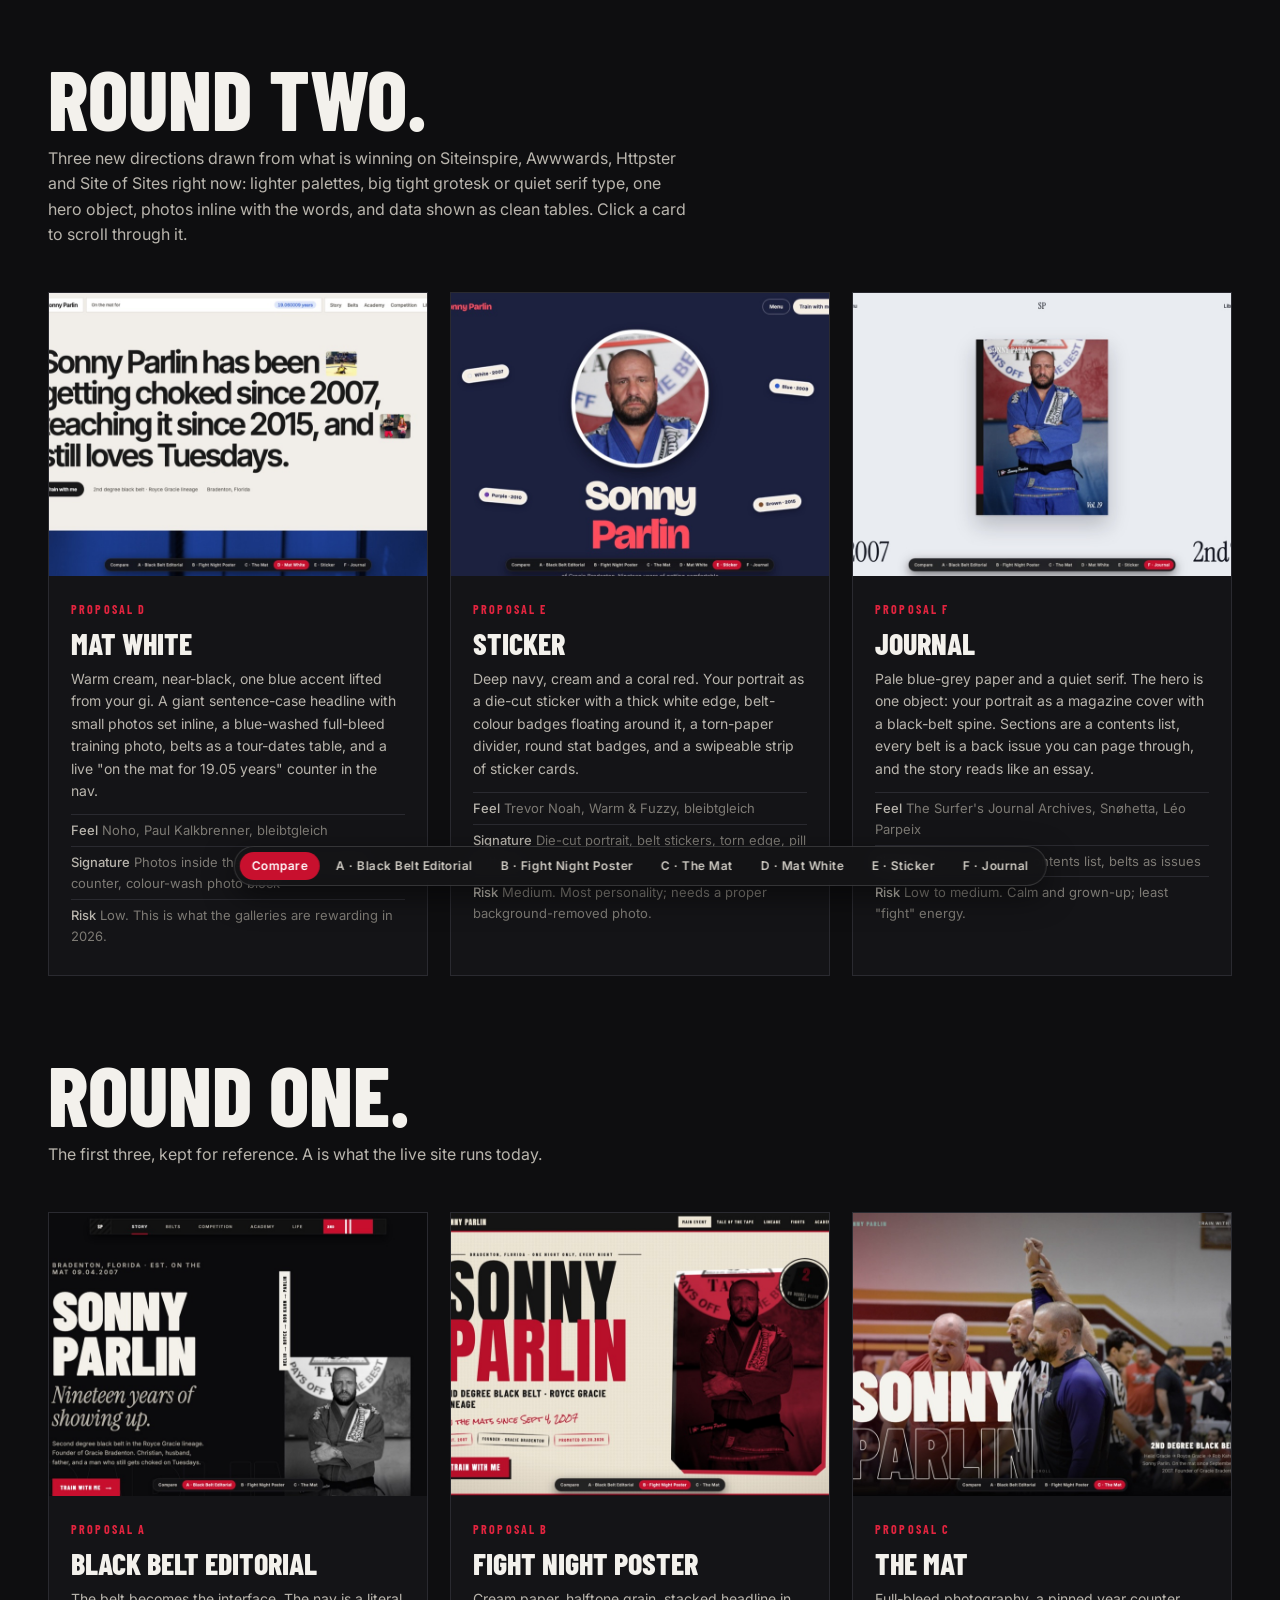
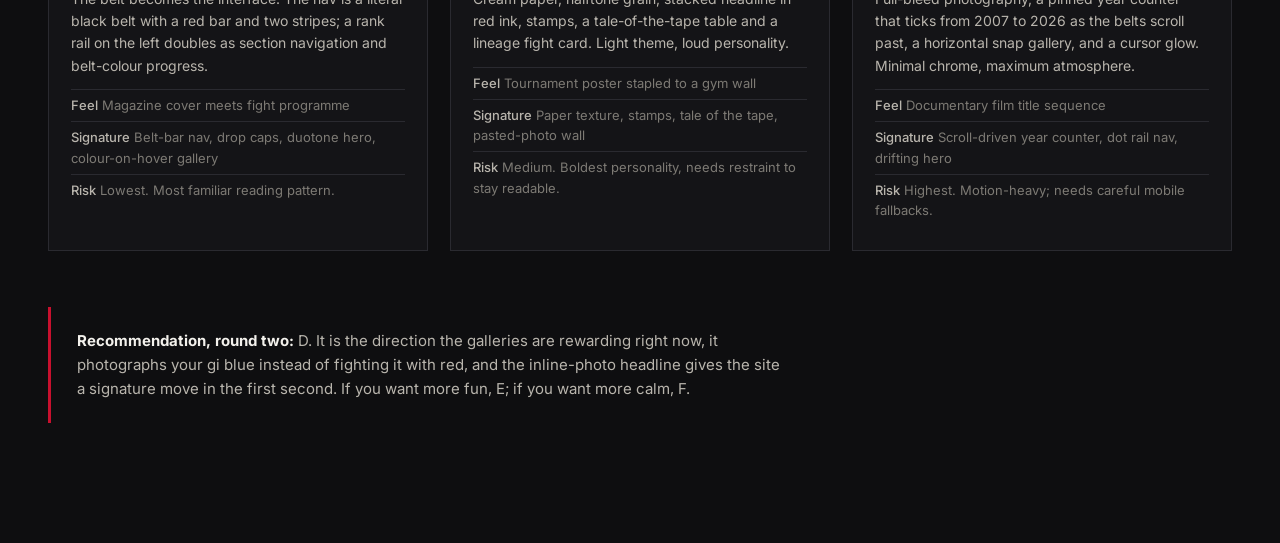
<file: proposals/index.html>
<!DOCTYPE html>
<html lang="en">
<head>
<meta charset="UTF-8">
<meta name="viewport" content="width=device-width, initial-scale=1.0">
<title>Design proposals · Sonny Parlin</title>
<link href="https://fonts.googleapis.com/css2?family=Barlow+Condensed:wght@700;800&family=Inter:wght@400;500;600&display=swap" rel="stylesheet">
<style>
:root{--bg:#0e0e10;--ink:#f3f1ec;--ink2:#b9b5ad;--ink3:#7d7a74;--line:#2a2a30;--red:#c8102e;--red2:#e3243f}
*{box-sizing:border-box}
body{margin:0;background:var(--bg);color:var(--ink);font:16px/1.6 Inter,system-ui,sans-serif;padding:60px clamp(16px,4vw,48px) 120px}
h1{font:800 clamp(44px,7vw,84px)/.9 "Barlow Condensed",sans-serif;text-transform:uppercase;margin:0 0 10px}
.lede{color:var(--ink2);max-width:640px;margin:0 0 44px}
.cards{display:grid;grid-template-columns:repeat(3,1fr);gap:22px;max-width:1300px}
.card{border:1px solid var(--line);background:#141417;display:flex;flex-direction:column;text-decoration:none;color:inherit;transition:transform .2s,border-color .2s}
.card:hover{transform:translateY(-4px);border-color:var(--red)}
.card .pv{aspect-ratio:4/3;overflow:hidden;position:relative;background:#000}
.card .pv img{width:100%;height:100%;object-fit:cover;object-position:top;display:block}
.card .body{padding:20px 22px 24px}
.card .tag{font:700 12px "Barlow Condensed",sans-serif;letter-spacing:.18em;text-transform:uppercase;color:var(--red2)}
.card h2{font:800 30px/1 "Barlow Condensed",sans-serif;text-transform:uppercase;margin:6px 0 10px}
.card p{color:var(--ink2);font-size:14px;margin:0 0 12px}
.card ul{margin:0;padding:0;list-style:none;font-size:13px;color:var(--ink3)}
.card li{padding:5px 0;border-top:1px solid var(--line)}
.card li b{color:var(--ink2);font-weight:500}
@media(max-width:900px){.cards{grid-template-columns:1fr}}
.note{max-width:760px;margin:56px 0 0;padding:22px 26px;border-left:3px solid var(--red);color:var(--ink2);font-size:15px}
.note b{color:var(--ink)}
</style>
</head>
<body>
<h1>Round two.</h1>
<p class="lede">Three new directions drawn from what is winning on Siteinspire, Awwwards, Httpster and Site of Sites right now: lighter palettes, big tight grotesk or quiet serif type, one hero object, photos inline with the words, and data shown as clean tables. Click a card to scroll through it.</p>

<div class="cards">
  <a class="card" href="d-matwhite.html">
    <div class="pv"><img src="preview/d-matwhite.jpg" alt="Preview of proposal D"></div>
    <div class="body">
      <span class="tag">Proposal D</span>
      <h2>Mat White</h2>
      <p>Warm cream, near-black, one blue accent lifted from your gi. A giant sentence-case headline with small photos set inline, a blue-washed full-bleed training photo, belts as a tour-dates table, and a live "on the mat for 19.05 years" counter in the nav.</p>
      <ul>
        <li><b>Feel</b> Noho, Paul Kalkbrenner, bleibtgleich</li>
        <li><b>Signature</b> Photos inside the headline, live years counter, colour-wash photo block</li>
        <li><b>Risk</b> Low. This is what the galleries are rewarding in 2026.</li>
      </ul>
    </div>
  </a>
  <a class="card" href="e-sticker.html">
    <div class="pv"><img src="preview/e-sticker.jpg" alt="Preview of proposal E"></div>
    <div class="body">
      <span class="tag">Proposal E</span>
      <h2>Sticker</h2>
      <p>Deep navy, cream and a coral red. Your portrait as a die-cut sticker with a thick white edge, belt-colour badges floating around it, a torn-paper divider, round stat badges, and a swipeable strip of sticker cards.</p>
      <ul>
        <li><b>Feel</b> Trevor Noah, Warm &amp; Fuzzy, bleibtgleich</li>
        <li><b>Signature</b> Die-cut portrait, belt stickers, torn edge, pill buttons</li>
        <li><b>Risk</b> Medium. Most personality; needs a proper background-removed photo.</li>
      </ul>
    </div>
  </a>
  <a class="card" href="f-journal.html">
    <div class="pv"><img src="preview/f-journal.jpg" alt="Preview of proposal F"></div>
    <div class="body">
      <span class="tag">Proposal F</span>
      <h2>Journal</h2>
      <p>Pale blue-grey paper and a quiet serif. The hero is one object: your portrait as a magazine cover with a black-belt spine. Sections are a contents list, every belt is a back issue you can page through, and the story reads like an essay.</p>
      <ul>
        <li><b>Feel</b> The Surfer's Journal Archives, Snøhetta, Léo Parpeix</li>
        <li><b>Signature</b> Cover object, contents list, belts as issues</li>
        <li><b>Risk</b> Low to medium. Calm and grown-up; least "fight" energy.</li>
      </ul>
    </div>
  </a>
</div>

<h1 style="margin-top:80px">Round one.</h1>
<p class="lede">The first three, kept for reference. A is what the live site runs today.</p>

<div class="cards">
  <a class="card" href="a-editorial.html">
    <div class="pv"><img src="preview/a-editorial.jpg" alt="Preview of proposal"></div>
    <div class="body">
      <span class="tag">Proposal A</span>
      <h2>Black Belt Editorial</h2>
      <p>The belt becomes the interface. The nav is a literal black belt with a red bar and two stripes; a rank rail on the left doubles as section navigation and belt-colour progress.</p>
      <ul>
        <li><b>Feel</b> Magazine cover meets fight programme</li>
        <li><b>Signature</b> Belt-bar nav, drop caps, duotone hero, colour-on-hover gallery</li>
        <li><b>Risk</b> Lowest. Most familiar reading pattern.</li>
      </ul>
    </div>
  </a>
  <a class="card" href="b-poster.html">
    <div class="pv"><img src="preview/b-poster.jpg" alt="Preview of proposal"></div>
    <div class="body">
      <span class="tag">Proposal B</span>
      <h2>Fight Night Poster</h2>
      <p>Cream paper, halftone grain, stacked headline in red ink, stamps, a tale-of-the-tape table and a lineage fight card. Light theme, loud personality.</p>
      <ul>
        <li><b>Feel</b> Tournament poster stapled to a gym wall</li>
        <li><b>Signature</b> Paper texture, stamps, tale of the tape, pasted-photo wall</li>
        <li><b>Risk</b> Medium. Boldest personality, needs restraint to stay readable.</li>
      </ul>
    </div>
  </a>
  <a class="card" href="c-cinematic.html">
    <div class="pv"><img src="preview/c-cinematic.jpg" alt="Preview of proposal"></div>
    <div class="body">
      <span class="tag">Proposal C</span>
      <h2>The Mat</h2>
      <p>Full-bleed photography, a pinned year counter that ticks from 2007 to 2026 as the belts scroll past, a horizontal snap gallery, and a cursor glow. Minimal chrome, maximum atmosphere.</p>
      <ul>
        <li><b>Feel</b> Documentary film title sequence</li>
        <li><b>Signature</b> Scroll-driven year counter, dot rail nav, drifting hero</li>
        <li><b>Risk</b> Highest. Motion-heavy; needs careful mobile fallbacks.</li>
      </ul>
    </div>
  </a>
</div>

<p class="note"><b>Recommendation, round two:</b> D. It is the direction the galleries are rewarding right now, it photographs your gi blue instead of fighting it with red, and the inline-photo headline gives the site a signature move in the first second. If you want more fun, E; if you want more calm, F.</p>
<script src="_switcher.js"></script>
</body>
</html>
</file>
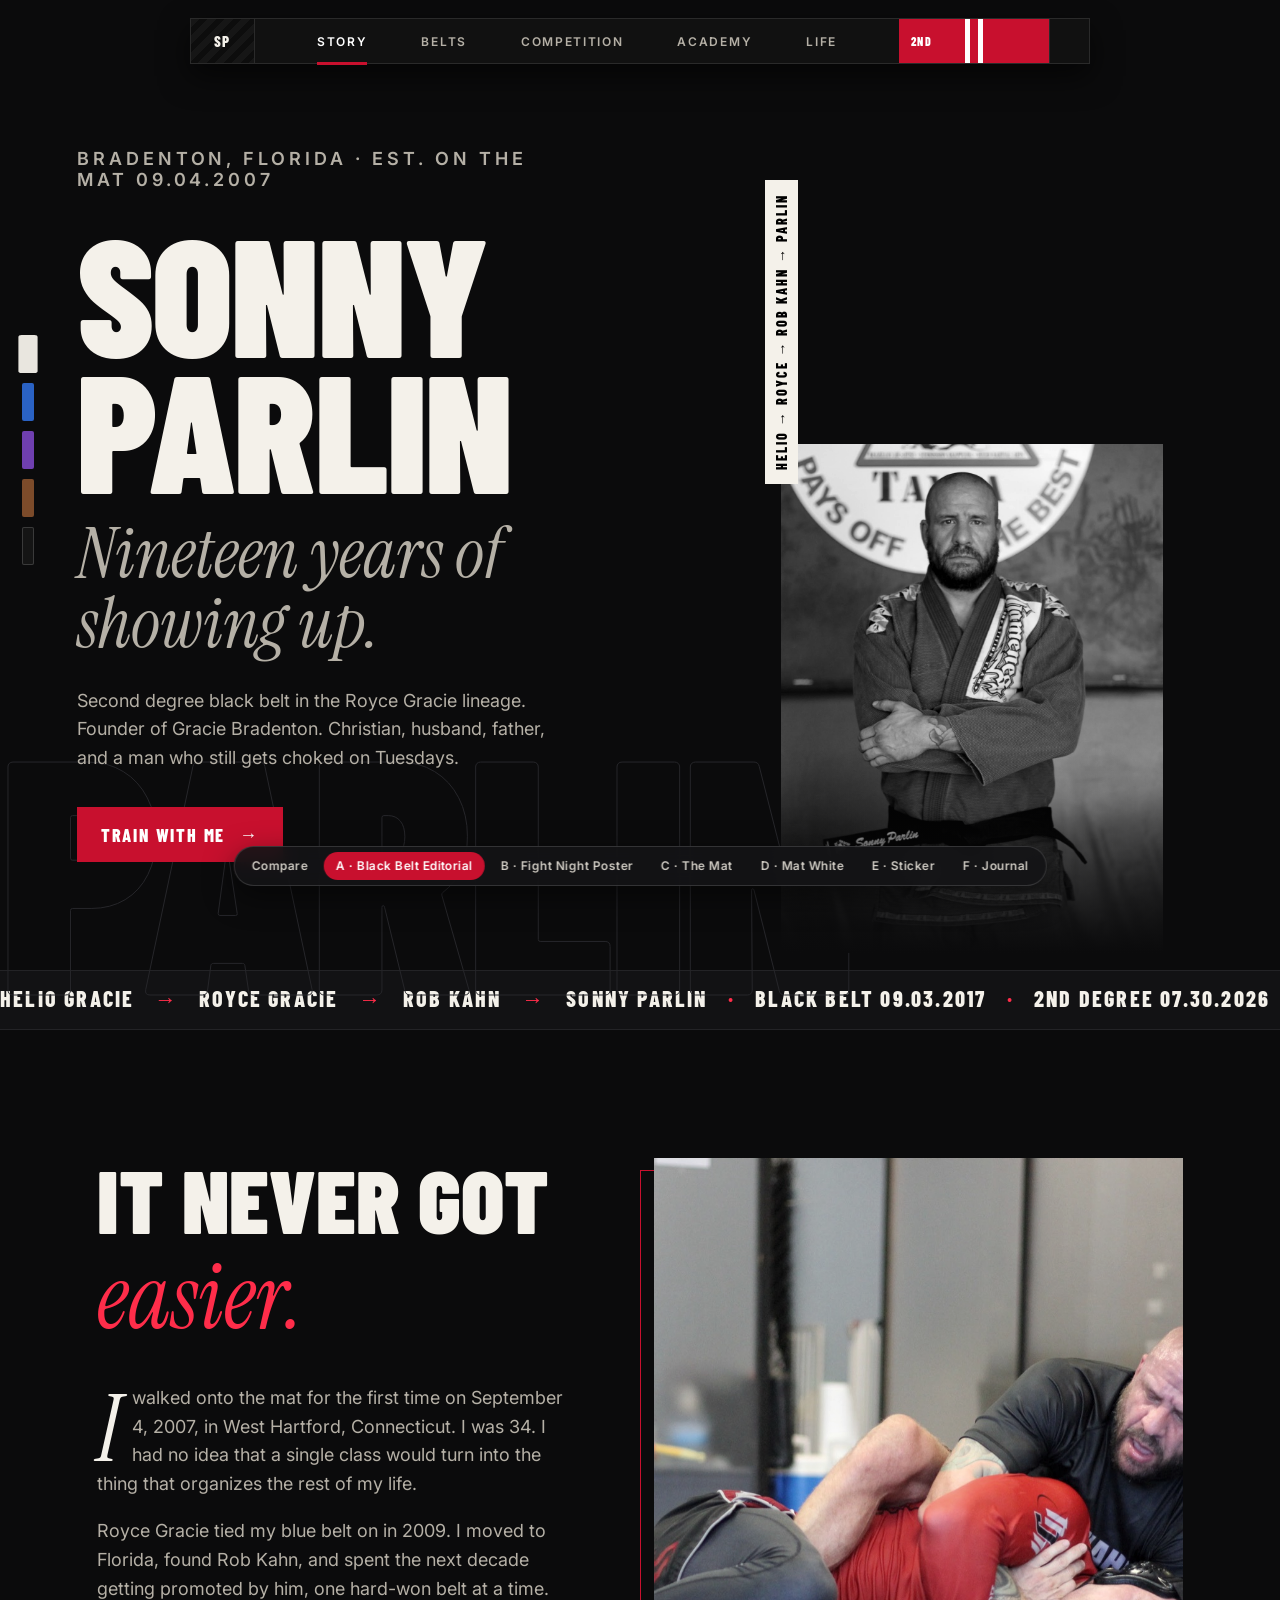
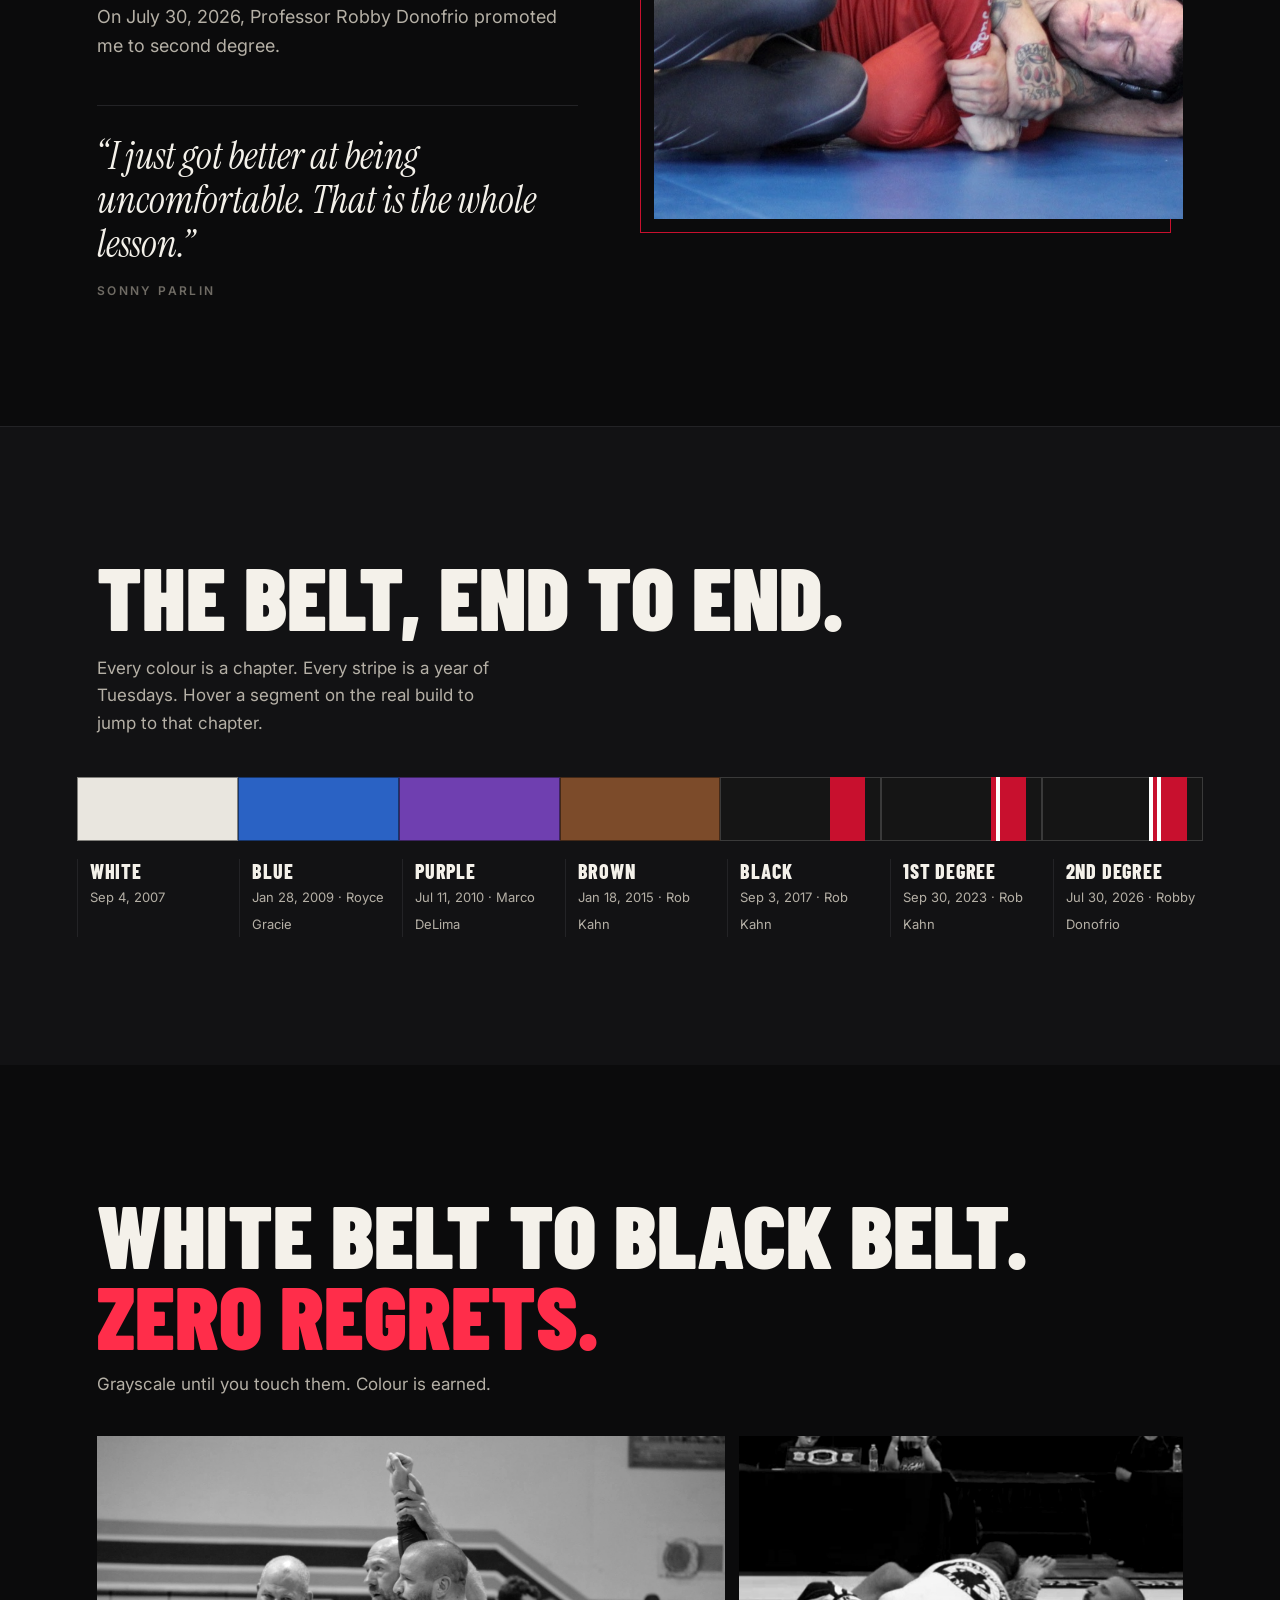
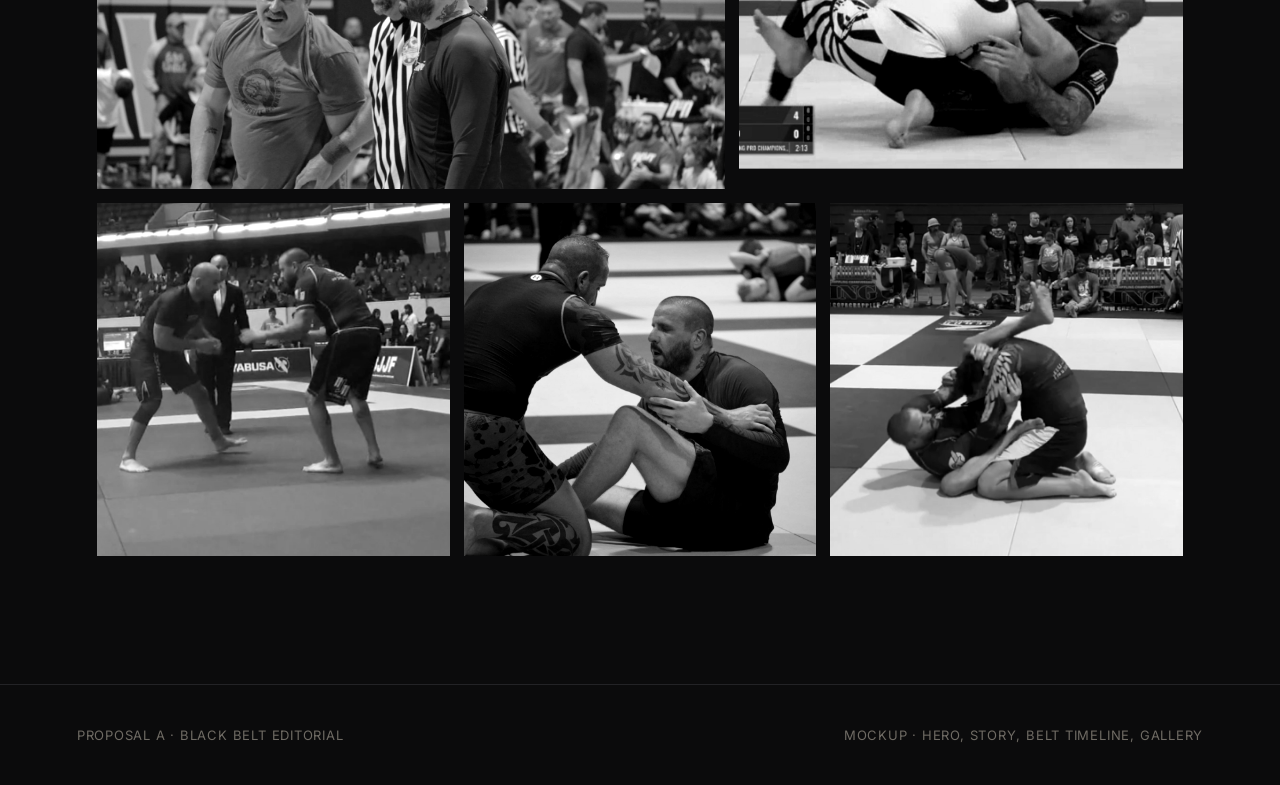
<file: proposals/a-editorial.html>
<!DOCTYPE html>
<html lang="en">
<head>
<meta charset="UTF-8">
<meta name="viewport" content="width=device-width, initial-scale=1.0">
<title>Proposal A · Black Belt Editorial</title>
<link href="https://fonts.googleapis.com/css2?family=Barlow+Condensed:wght@700;800;900&family=Instrument+Serif:ital@0;1&family=Inter:wght@400;500;600&display=swap" rel="stylesheet">
<style>
:root{--bg:#0b0b0c;--bg2:#121214;--ink:#f4f1ea;--ink2:#b5b0a6;--ink3:#6f6b64;--red:#c8102e;--red2:#ff2d4a;--line:#232326;
--head:"Barlow Condensed",Impact,sans-serif;--serif:"Instrument Serif",Georgia,serif;--body:Inter,system-ui,sans-serif}
*{box-sizing:border-box}html{scroll-behavior:smooth}
body{margin:0;background:var(--bg);color:var(--ink);font:17px/1.6 var(--body);overflow-x:hidden}
img{display:block;max-width:100%}
a{color:inherit}

/* ===== The belt: nav is literally a black belt with a red bar and two degree stripes ===== */
.belt-nav{position:fixed;top:18px;left:50%;transform:translateX(-50%);z-index:50;display:flex;align-items:stretch;height:46px;
  background:#111;border:1px solid #2a2a2a;box-shadow:0 12px 30px rgba(0,0,0,.6);width:min(92vw,900px)}
.belt-nav .knot{width:64px;background:repeating-linear-gradient(135deg,#161616 0 6px,#0d0d0d 6px 12px);border-right:1px solid #2a2a2a;display:grid;place-items:center;font:800 15px var(--head);letter-spacing:.08em}
.belt-nav nav{flex:1;display:flex;align-items:center;justify-content:space-evenly;padding:0 8px}
.belt-nav nav a{font:600 12px var(--body);letter-spacing:.14em;text-transform:uppercase;color:var(--ink2);text-decoration:none;position:relative}
.belt-nav nav a.on,.belt-nav nav a:hover{color:#fff}
.belt-nav nav a.on::after{content:"";position:absolute;left:0;right:0;bottom:-16px;height:3px;background:var(--red)}
.belt-nav .bar{width:150px;background:var(--red);position:relative;display:flex;align-items:center;justify-content:center;gap:8px}
.belt-nav .bar i{width:5px;height:100%;background:#fff;display:block}
.belt-nav .bar span{font:800 12px var(--head);letter-spacing:.12em;color:#fff;position:absolute;left:12px}
.belt-nav .tail{width:40px;background:#111;border-left:1px solid #2a2a2a}
@media(max-width:700px){.belt-nav{width:96vw;height:42px}.belt-nav .knot{width:44px}.belt-nav .bar{width:70px}.belt-nav .bar span{display:none}.belt-nav .tail{display:none}.belt-nav nav a{font-size:10px;letter-spacing:.08em}}

/* ===== Rank rail: vertical belt-colour progress on the left; also section nav ===== */
.rail{position:fixed;left:22px;top:50%;transform:translateY(-50%);z-index:40;display:flex;flex-direction:column;gap:10px}
.rail a{width:12px;height:38px;border-radius:2px;background:#2a2a2d;display:block;position:relative;transition:transform .2s}
.rail a[data-c="white"]{background:#e9e6df}.rail a[data-c="blue"]{background:#2a62c4}.rail a[data-c="purple"]{background:#6f3fb0}.rail a[data-c="brown"]{background:#7c4b2a}.rail a[data-c="black"]{background:#151515;box-shadow:inset 0 0 0 1px #3a3a3a}
.rail a::after{content:attr(data-l);position:absolute;left:22px;top:50%;transform:translateY(-50%);font:600 11px var(--body);letter-spacing:.12em;text-transform:uppercase;color:var(--ink3);opacity:0;transition:opacity .2s;white-space:nowrap}
.rail a:hover::after{opacity:1;color:var(--ink)}
.rail a.on{transform:scaleX(1.6)}
@media(max-width:900px){.rail{display:none}}

/* ===== Hero ===== */
.hero{min-height:100vh;display:grid;grid-template-columns:1.15fr .85fr;align-items:end;padding:120px clamp(20px,6vw,80px) 0;gap:40px;position:relative}
.hero .ghost{position:absolute;inset:auto 0 -2vw 0;font:900 clamp(120px,26vw,380px)/0.8 var(--head);letter-spacing:-.02em;color:transparent;-webkit-text-stroke:1px #26262a;text-transform:uppercase;pointer-events:none;white-space:nowrap;overflow:hidden;z-index:0}
.hero-text{position:relative;z-index:2;padding-bottom:12vh}
.kicker{font:600 12px var(--body);letter-spacing:.22em;text-transform:uppercase;color:var(--red2);margin:0 0 20px}
.hero h1{font:900 clamp(86px,13vw,190px)/.82 var(--head);text-transform:uppercase;margin:0;letter-spacing:-.01em}
.hero h1 em{font:italic 400 .42em/1 var(--serif);text-transform:none;color:var(--ink2);display:block;margin-top:22px;letter-spacing:0}
.hero p{max-width:480px;color:var(--ink2);font-size:18px;margin:28px 0 34px}
.cta{display:inline-flex;align-items:center;gap:14px;font:800 18px var(--head);letter-spacing:.1em;text-transform:uppercase;text-decoration:none;padding:16px 24px;background:var(--red);color:#fff}
.cta::after{content:"→"}
.hero-photo{position:relative;z-index:1;align-self:end}
.hero-photo img{width:100%;aspect-ratio:3/4;object-fit:cover;object-position:50% 15%;filter:grayscale(1) contrast(1.15)}
.hero-photo::before{content:"";position:absolute;inset:0;background:linear-gradient(180deg,rgba(200,16,46,.55),rgba(200,16,46,0) 45%,rgba(11,11,12,1) 100%);mix-blend-mode:multiply}
.hero-photo::after{content:"";position:absolute;inset:0;background:linear-gradient(180deg,transparent 60%,var(--bg))}
.hero-photo .tag{position:absolute;left:-16px;top:40px;z-index:3;background:var(--ink);color:#000;font:800 14px var(--head);letter-spacing:.14em;padding:8px 14px;text-transform:uppercase;transform:rotate(-90deg);transform-origin:left top}
@media(max-width:820px){.hero{grid-template-columns:1fr;padding-top:90px}.hero-photo{order:-1}.hero-text{padding-bottom:40px}.hero .ghost{display:none}}

/* ===== Ticker ===== */
.ticker{border-top:1px solid var(--line);border-bottom:1px solid var(--line);overflow:hidden;white-space:nowrap;padding:14px 0;background:var(--bg2)}
.ticker span{display:inline-block;font:800 22px var(--head);letter-spacing:.1em;text-transform:uppercase;padding-right:48px;animation:tick 28s linear infinite}
.ticker b{color:var(--red2);font-weight:800;margin:0 14px}
@keyframes tick{to{transform:translateX(-50%)}}

/* ===== Editorial story: drop cap + pull quote ===== */
.sec{max-width:1240px;margin:0 auto;padding:clamp(70px,10vw,140px) clamp(20px,6vw,80px)}
.story{display:grid;grid-template-columns:1fr 1.1fr;gap:clamp(30px,6vw,90px);align-items:start}
.story h2{font:900 clamp(48px,7vw,96px)/.9 var(--head);text-transform:uppercase;margin:0 0 28px}
.story h2 em{font:italic 400 1em var(--serif);text-transform:none;color:var(--red2)}
.story p{color:var(--ink2);font-size:18px}
.story p:first-of-type::first-letter{font:italic 400 5em/0.8 var(--serif);float:left;color:var(--ink);margin:10px 12px 0 0}
.pull{margin:44px 0 0;padding:28px 0 0;border-top:1px solid var(--line);font:italic 400 clamp(28px,3vw,40px)/1.15 var(--serif);color:var(--ink)}
.pull small{display:block;font:600 12px var(--body);letter-spacing:.2em;text-transform:uppercase;color:var(--ink3);margin-top:16px}
.story figure{margin:0;position:relative}
.story img{width:100%;aspect-ratio:4/5;object-fit:cover;filter:grayscale(.2) contrast(1.05)}
.story figure::after{content:"";position:absolute;left:-14px;bottom:-14px;width:100%;height:100%;border:1px solid var(--red);z-index:-1}
@media(max-width:820px){.story{grid-template-columns:1fr}}

/* ===== Timeline as a literal belt strip ===== */
.belt-line{padding:clamp(70px,10vw,140px) 0;background:var(--bg2);border-top:1px solid var(--line)}
.belt-line .head{max-width:1240px;margin:0 auto 40px;padding:0 clamp(20px,6vw,80px);display:flex;justify-content:space-between;align-items:end;gap:20px;flex-wrap:wrap}
.belt-line h2{font:900 clamp(48px,7vw,96px)/.9 var(--head);text-transform:uppercase;margin:0}
.belt-line .head p{margin:0;color:var(--ink2);max-width:420px}
.strip{display:grid;grid-template-columns:repeat(7,1fr);height:64px;margin:0 clamp(20px,6vw,80px)}
.strip div{position:relative;box-shadow:inset 0 0 0 1px rgba(0,0,0,.45)}
.strip .w{background:#e9e6df}.strip .b{background:#2a62c4}.strip .p{background:#6f3fb0}.strip .br{background:#7c4b2a}.strip .k{background:#151515;box-shadow:inset 0 0 0 1px #3a3a3a}
.strip .k::after{content:"";position:absolute;right:10%;top:0;bottom:0;width:22%;background:var(--red)}
.strip .k1::before,.strip .k2::before{content:"";position:absolute;right:26%;top:0;bottom:0;width:4px;background:#fff;z-index:1}
.strip .k2::before{width:12px;background:repeating-linear-gradient(90deg,#fff 0 4px,transparent 4px 8px)}
.dates{display:grid;grid-template-columns:repeat(7,1fr);margin:18px clamp(20px,6vw,80px) 0;gap:12px}
.dates div{border-left:1px solid var(--line);padding-left:12px}
.dates b{display:block;font:800 20px var(--head);text-transform:uppercase;letter-spacing:.04em}
.dates span{font-size:13px;color:var(--ink2)}
@media(max-width:820px){.strip{grid-template-columns:repeat(7,1fr);height:40px}.dates{grid-template-columns:1fr 1fr;gap:18px}}

/* ===== Gallery: editorial grid with big number captions ===== */
.grid{display:grid;grid-template-columns:repeat(12,1fr);gap:14px;max-width:1240px;margin:0 auto;padding:0 clamp(20px,6vw,80px) clamp(70px,10vw,140px)}
.grid figure{margin:0;position:relative;overflow:hidden;background:#000}
.grid img{width:100%;height:100%;object-fit:cover;filter:grayscale(1) contrast(1.1);transition:filter .5s,transform .8s}
.grid figure:hover img{filter:none;transform:scale(1.03)}
.grid figure b{position:absolute;left:14px;top:8px;font:900 64px/1 var(--head);color:var(--ink);mix-blend-mode:difference}
.g1{grid-column:span 7;aspect-ratio:16/9}.g2{grid-column:span 5;aspect-ratio:4/3}.g3{grid-column:span 4;aspect-ratio:1}.g4{grid-column:span 4;aspect-ratio:1}.g5{grid-column:span 4;aspect-ratio:1}
@media(max-width:820px){.g1,.g2,.g3,.g4,.g5{grid-column:span 12}}
.foot{border-top:1px solid var(--line);padding:40px clamp(20px,6vw,80px);color:var(--ink3);font-size:13px;letter-spacing:.06em;text-transform:uppercase;display:flex;justify-content:space-between;flex-wrap:wrap;gap:12px}
</style>
</head>
<body>

<div class="belt-nav">
  <div class="knot">SP</div>
  <nav>
    <a href="#top" class="on">Story</a><a href="#belt">Belts</a><a href="#work">Competition</a><a href="#" >Academy</a><a href="#">Life</a>
  </nav>
  <div class="bar"><span>2ND</span><i></i><i></i></div>
  <div class="tail"></div>
</div>

<div class="rail">
  <a href="#top" data-c="white" data-l="Story" class="on"></a>
  <a href="#belt" data-c="blue" data-l="Belts"></a>
  <a href="#work" data-c="purple" data-l="Competition"></a>
  <a href="#" data-c="brown" data-l="Academy"></a>
  <a href="#" data-c="black" data-l="Life"></a>
</div>

<section class="hero" id="top">
  <div class="ghost">Parlin</div>
  <div class="hero-text">
    <p class="kicker">Bradenton, Florida · Est. on the mat 09.04.2007</p>
    <h1>Sonny<br>Parlin<em>Nineteen years of showing up.</em></h1>
    <p>Second degree black belt in the Royce Gracie lineage. Founder of Gracie Bradenton. Christian, husband, father, and a man who still gets choked on Tuesdays.</p>
    <a class="cta" href="https://graciebradenton.com">Train with me</a>
  </div>
  <figure class="hero-photo">
    <span class="tag">Helio → Royce → Rob Kahn → Parlin</span>
    <img src="../img/portrait-gi-tampa.jpg" alt="">
  </figure>
</section>

<div class="ticker"><span>Helio Gracie <b>→</b> Royce Gracie <b>→</b> Rob Kahn <b>→</b> Sonny Parlin <b>·</b> Black belt 09.03.2017 <b>·</b> 2nd degree 07.30.2026 <b>·</b> Gracie Bradenton est. 2015 <b>·</b> Helio Gracie <b>→</b> Royce Gracie <b>→</b> Rob Kahn <b>→</b> Sonny Parlin <b>·</b> Black belt 09.03.2017 <b>·</b> 2nd degree 07.30.2026 <b>·</b> Gracie Bradenton est. 2015 <b>·</b> </span></div>

<section class="sec story">
  <div>
    <h2>It never got <em>easier.</em></h2>
    <p>I walked onto the mat for the first time on September 4, 2007, in West Hartford, Connecticut. I was 34. I had no idea that a single class would turn into the thing that organizes the rest of my life.</p>
    <p>Royce Gracie tied my blue belt on in 2009. I moved to Florida, found Rob Kahn, and spent the next decade getting promoted by him, one hard-won belt at a time. On July 30, 2026, Professor Robby Donofrio promoted me to second degree.</p>
    <blockquote class="pull">“I just got better at being uncomfortable. That is the whole lesson.”<small>Sonny Parlin</small></blockquote>
  </div>
  <figure><img src="../img/training-back-control.jpg" alt=""></figure>
</section>

<section class="belt-line" id="belt">
  <div class="head"><h2>The belt, end to end.</h2><p>Every colour is a chapter. Every stripe is a year of Tuesdays. Hover a segment on the real build to jump to that chapter.</p></div>
  <div class="strip"><div class="w"></div><div class="b"></div><div class="p"></div><div class="br"></div><div class="k"></div><div class="k k1"></div><div class="k k2"></div></div>
  <div class="dates">
    <div><b>White</b><span>Sep 4, 2007</span></div>
    <div><b>Blue</b><span>Jan 28, 2009 · Royce Gracie</span></div>
    <div><b>Purple</b><span>Jul 11, 2010 · Marco DeLima</span></div>
    <div><b>Brown</b><span>Jan 18, 2015 · Rob Kahn</span></div>
    <div><b>Black</b><span>Sep 3, 2017 · Rob Kahn</span></div>
    <div><b>1st degree</b><span>Sep 30, 2023 · Rob Kahn</span></div>
    <div><b>2nd degree</b><span>Jul 30, 2026 · Robby Donofrio</span></div>
  </div>
</section>

<section class="sec" id="work" style="padding-bottom:20px">
  <h2 style="font:900 clamp(48px,7vw,96px)/.9 var(--head);text-transform:uppercase;margin:0 0 10px">White belt to black belt.<br><span style="color:var(--red2)">Zero regrets.</span></h2>
  <p style="color:var(--ink2);max-width:560px">Grayscale until you touch them. Colour is earned.</p>
</section>
<div class="grid">
  <figure class="g1"><b>01</b><img src="../img/comp-hand-raised.jpg" alt=""></figure>
  <figure class="g2"><b>02</b><img src="../img/comp-flo-stream.jpg" alt=""></figure>
  <figure class="g3"><b>03</b><img src="../img/comp-ibjjf-standing.jpg" alt=""></figure>
  <figure class="g4"><b>04</b><img src="../img/comp-seated-guard.jpg" alt=""></figure>
  <figure class="g5"><b>05</b><img src="../img/comp-copa-guard.jpg" alt=""></figure>
</div>

<div class="foot"><span>Proposal A · Black Belt Editorial</span><span>Mockup · hero, story, belt timeline, gallery</span></div>
<script src="_switcher.js"></script>
</body>
</html>
</file>
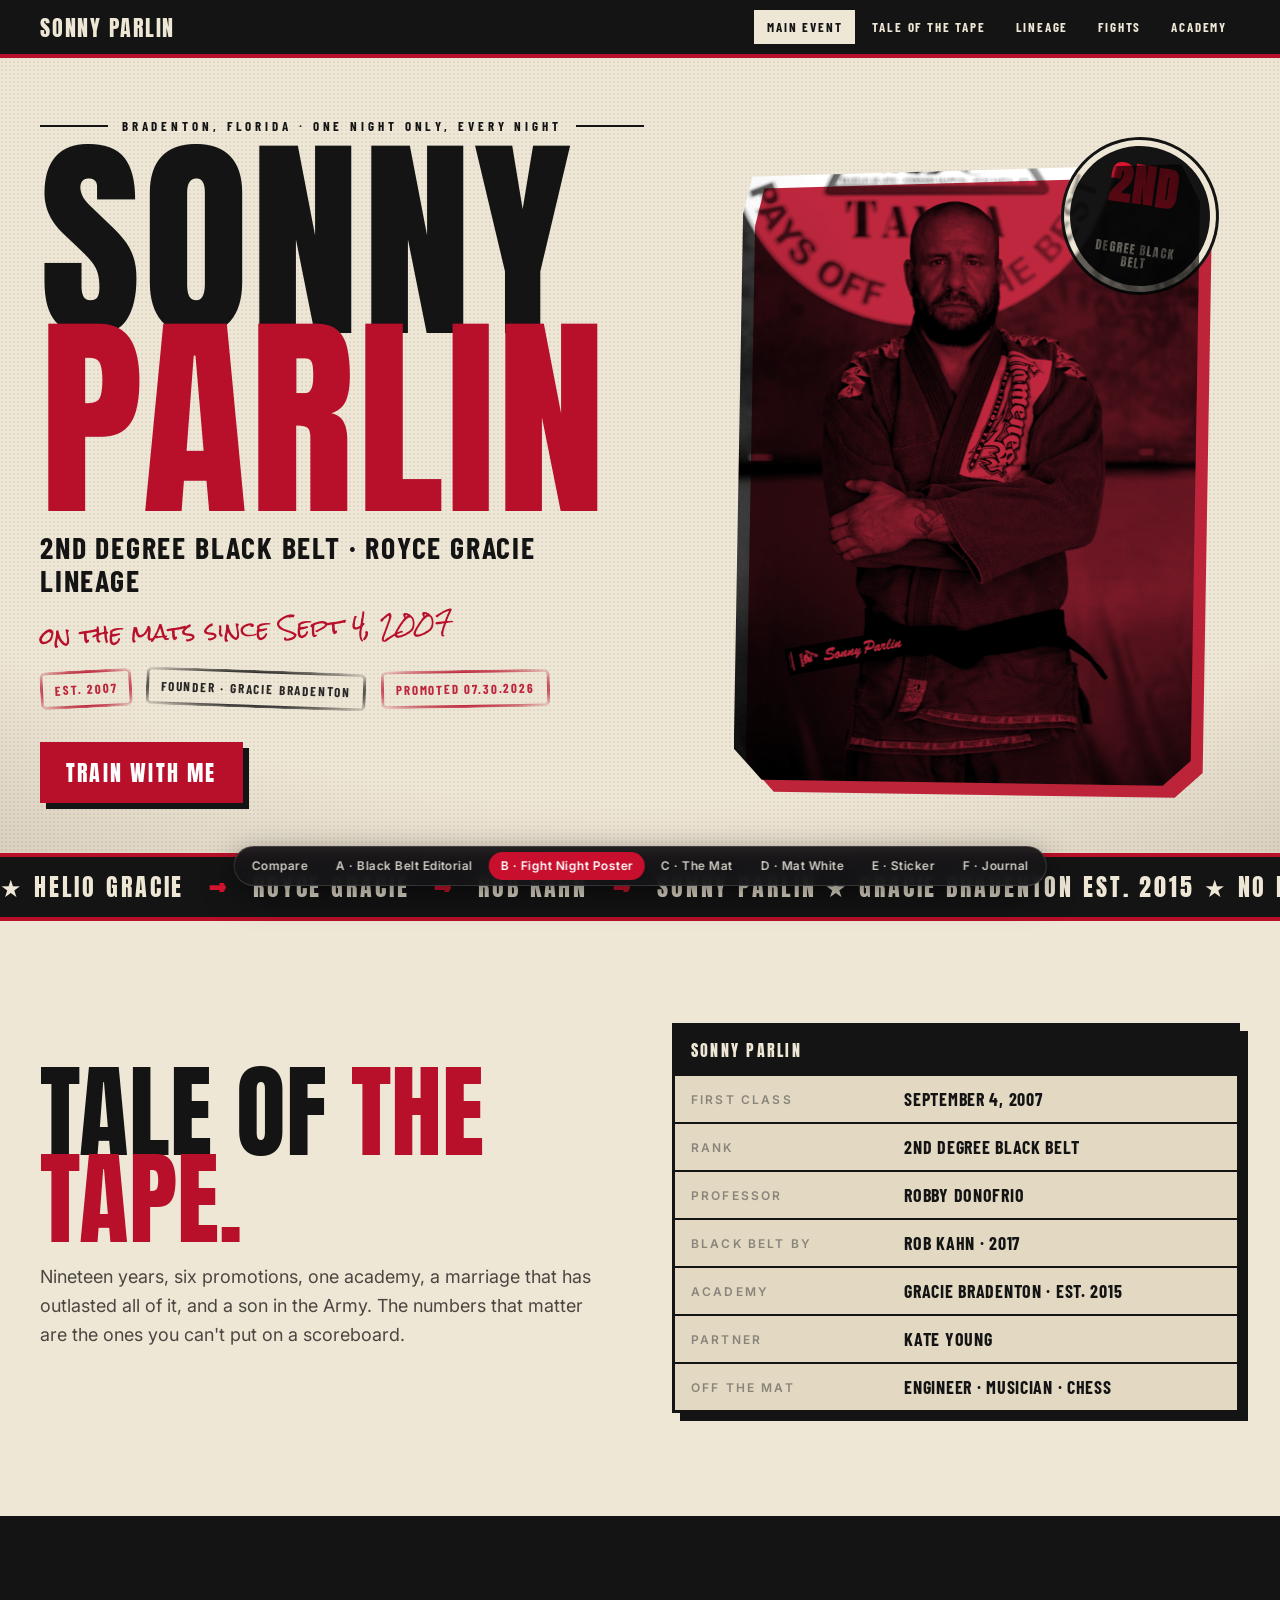
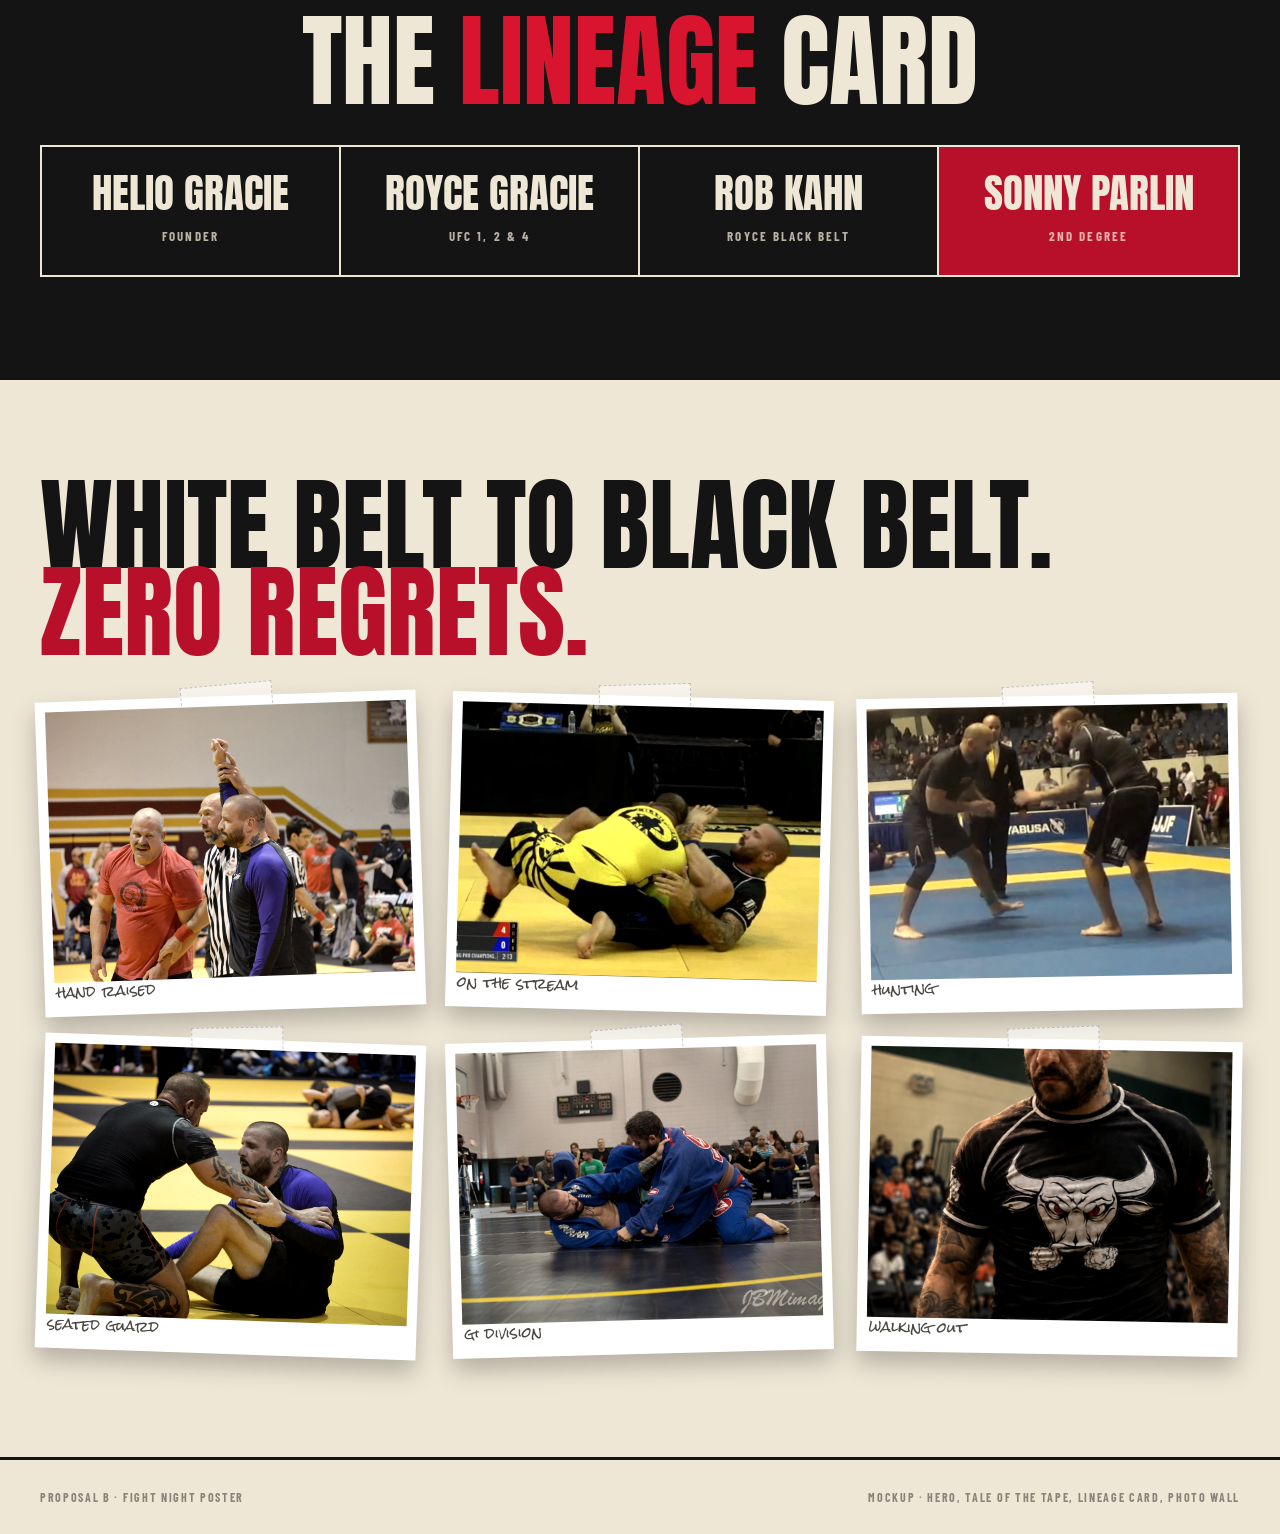
<file: proposals/b-poster.html>
<!DOCTYPE html>
<html lang="en">
<head>
<meta charset="UTF-8">
<meta name="viewport" content="width=device-width, initial-scale=1.0">
<title>Proposal B · Fight Night Poster</title>
<link href="https://fonts.googleapis.com/css2?family=Anton&family=Barlow+Condensed:wght@600;700;800&family=Inter:wght@400;500;600&family=Rock+Salt&display=swap" rel="stylesheet">
<style>
:root{--paper:#efe7d6;--paper2:#e3d9c3;--ink:#141414;--ink2:#4a4741;--ink3:#8a857b;--red:#b8102a;--red2:#d9142f;
--head:Anton,Impact,sans-serif;--cond:"Barlow Condensed",sans-serif;--hand:"Rock Salt",cursive;--body:Inter,system-ui,sans-serif}
*{box-sizing:border-box}html{scroll-behavior:smooth}
body{margin:0;background:var(--paper);color:var(--ink);font:17px/1.6 var(--body);overflow-x:hidden;position:relative}
/* halftone grain over everything */
body::before{content:"";position:fixed;inset:0;pointer-events:none;z-index:1;opacity:.35;
  background-image:radial-gradient(rgba(0,0,0,.18) 1px,transparent 1.2px);background-size:4px 4px}
body::after{content:"";position:fixed;inset:0;pointer-events:none;z-index:1;background:radial-gradient(120% 90% at 50% 40%,transparent 55%,rgba(60,40,20,.28))}
img{display:block;max-width:100%}
a{color:inherit}

/* ===== Poster header: a stamped masthead ===== */
.mast{position:sticky;top:0;z-index:30;background:var(--ink);color:var(--paper);display:flex;align-items:center;justify-content:space-between;padding:10px clamp(16px,4vw,40px);border-bottom:4px solid var(--red)}
.mast .name{font:400 22px var(--head);letter-spacing:.08em;text-transform:uppercase}
.mast nav{display:flex;gap:4px}
.mast nav a{font:700 13px var(--cond);letter-spacing:.14em;text-transform:uppercase;text-decoration:none;padding:8px 12px;border:1px solid transparent}
.mast nav a.on,.mast nav a:hover{border-color:var(--paper);background:var(--paper);color:var(--ink)}
@media(max-width:700px){.mast nav a{padding:6px 7px;font-size:11px}}

/* ===== Hero: stacked headline, cut-out photo, stamps ===== */
.hero{position:relative;z-index:2;max-width:1280px;margin:0 auto;padding:clamp(28px,5vw,60px) clamp(16px,4vw,40px) 0;display:grid;grid-template-columns:1.05fr .95fr;gap:clamp(20px,4vw,50px);align-items:end}
.rule{font:700 13px var(--cond);letter-spacing:.3em;text-transform:uppercase;display:flex;align-items:center;gap:14px;margin:0 0 18px}
.rule::before,.rule::after{content:"";flex:1;height:2px;background:var(--ink)}
.hero h1{margin:0;font:400 clamp(96px,17vw,250px)/.82 var(--head);text-transform:uppercase;letter-spacing:.01em;color:var(--ink)}
.hero h1 span{display:block;color:var(--red);-webkit-text-stroke:0}
.hero .sub{font:700 clamp(20px,2.6vw,30px)/1.1 var(--cond);text-transform:uppercase;letter-spacing:.06em;margin:22px 0 10px}
.hero .hand{font:400 clamp(16px,2vw,22px)/1.5 var(--hand);color:var(--red);transform:rotate(-2deg);display:inline-block;margin:6px 0 24px}
.stamps{display:flex;gap:14px;flex-wrap:wrap;margin-bottom:34px}
.stamp{font:700 13px var(--cond);letter-spacing:.14em;text-transform:uppercase;border:3px solid var(--red);color:var(--red);padding:8px 12px;transform:rotate(-3deg);border-radius:6px;mask:radial-gradient(rgba(0,0,0,1) 60%,transparent 100%) ;opacity:.9}
.stamp:nth-child(2){transform:rotate(2deg);border-color:var(--ink);color:var(--ink)}
.stamp:nth-child(3){transform:rotate(-1deg)}
.cta{display:inline-block;background:var(--red);color:#fff;font:400 22px var(--head);letter-spacing:.1em;text-transform:uppercase;text-decoration:none;padding:14px 26px;box-shadow:6px 6px 0 var(--ink)}
.cut{position:relative;align-self:end}
.cut img{width:100%;aspect-ratio:3/4;object-fit:cover;object-position:50% 12%;filter:grayscale(1) contrast(1.35) brightness(1.05);mix-blend-mode:multiply;
  clip-path:polygon(4% 2%,96% 0,100% 6%,98% 96%,92% 100%,6% 99%,0 94%,2% 8%)}
.cut::before{content:"";position:absolute;inset:0;background:var(--red);clip-path:polygon(4% 2%,96% 0,100% 6%,98% 96%,92% 100%,6% 99%,0 94%,2% 8%);transform:translate(12px,12px);z-index:-1;opacity:.9}
.cut .badge{position:absolute;right:-10px;top:-18px;width:140px;height:140px;border-radius:50%;background:var(--ink);color:var(--paper);display:grid;place-items:center;text-align:center;padding:0 16px;font:400 12px/1.1 var(--head);letter-spacing:.1em;text-transform:uppercase;transform:rotate(8deg);box-shadow:0 0 0 6px var(--paper),0 0 0 9px var(--ink)}
.cut .badge b{display:block;font-size:44px;color:var(--red2);margin-bottom:2px}
@media(max-width:820px){.hero{grid-template-columns:1fr}.cut{order:-1;margin-top:20px}.cut .badge{width:104px;height:104px;font-size:12px}.cut .badge b{font-size:30px}}

/* ===== Marquee of stars ===== */
.marq{margin-top:50px;background:var(--ink);color:var(--paper);overflow:hidden;white-space:nowrap;padding:12px 0;border-top:4px solid var(--red);border-bottom:4px solid var(--red);position:relative;z-index:2}
.marq span{display:inline-block;font:400 24px var(--head);letter-spacing:.12em;text-transform:uppercase;padding-right:40px;animation:m 26s linear infinite}
.marq b{color:var(--red2);margin:0 16px}
@keyframes m{to{transform:translateX(-50%)}}

/* ===== Tale of the tape ===== */
.sec{position:relative;z-index:2;max-width:1280px;margin:0 auto;padding:clamp(60px,8vw,110px) clamp(16px,4vw,40px)}
.tape{display:grid;grid-template-columns:1fr 1fr;gap:clamp(24px,5vw,70px);align-items:center}
.tape h2{font:400 clamp(54px,8vw,110px)/.85 var(--head);text-transform:uppercase;margin:0 0 20px}
.tape h2 em{font-style:normal;color:var(--red)}
.tape p{color:var(--ink2);font-size:18px}
table{width:100%;border-collapse:collapse;border:3px solid var(--ink);background:var(--paper2);box-shadow:8px 8px 0 var(--ink)}
th{font:400 16px var(--head);letter-spacing:.14em;text-transform:uppercase;background:var(--ink);color:var(--paper);padding:12px 16px;text-align:left}
td{padding:12px 16px;border-top:2px solid var(--ink);font:700 18px var(--cond);text-transform:uppercase;letter-spacing:.04em}
td:first-child{font:600 12px var(--body);letter-spacing:.18em;color:var(--ink3);width:38%}
@media(max-width:820px){.tape{grid-template-columns:1fr}}

/* ===== Lineage as a fight card ===== */
.card{background:var(--ink);color:var(--paper);position:relative;z-index:2;padding:clamp(60px,8vw,110px) clamp(16px,4vw,40px)}
.card .in{max-width:1280px;margin:0 auto}
.card h2{font:400 clamp(54px,8vw,110px)/.85 var(--head);text-transform:uppercase;margin:0 0 40px;text-align:center}
.card h2 em{font-style:normal;color:var(--red2)}
.fighters{display:grid;grid-template-columns:repeat(4,1fr);gap:0;border:2px solid var(--paper)}
.fighters div{padding:26px 20px;border-right:2px solid var(--paper);text-align:center}
.fighters div:last-child{border-right:0;background:var(--red)}
.fighters b{display:block;font:400 clamp(28px,3.2vw,44px)/1 var(--head);text-transform:uppercase;margin-bottom:8px}
.fighters span{font:700 13px var(--cond);letter-spacing:.16em;text-transform:uppercase;opacity:.75}
@media(max-width:820px){.fighters{grid-template-columns:1fr 1fr}.fighters div:nth-child(2){border-right:0}.fighters div:nth-child(-n+2){border-bottom:2px solid var(--paper)}}

/* ===== Gallery as pasted photos ===== */
.wall{display:grid;grid-template-columns:repeat(3,1fr);gap:28px;padding-top:10px}
.wall figure{margin:0;background:#fff;padding:10px 10px 34px;box-shadow:0 12px 24px rgba(0,0,0,.25);transform:rotate(var(--r));position:relative}
.wall figure::before{content:"";position:absolute;left:50%;top:-12px;width:90px;height:26px;margin-left:-45px;background:rgba(255,255,255,.55);border:1px dashed rgba(0,0,0,.2);transform:rotate(-3deg)}
.wall img{width:100%;aspect-ratio:4/3;object-fit:cover;filter:sepia(.25) contrast(1.1)}
.wall figcaption{position:absolute;left:12px;bottom:8px;font:400 14px var(--hand);color:var(--ink2)}
@media(max-width:820px){.wall{grid-template-columns:1fr 1fr}}
@media(max-width:520px){.wall{grid-template-columns:1fr}}
.foot{position:relative;z-index:2;border-top:3px solid var(--ink);padding:30px clamp(16px,4vw,40px);font:700 12px var(--cond);letter-spacing:.14em;text-transform:uppercase;color:var(--ink3);display:flex;justify-content:space-between;flex-wrap:wrap;gap:10px}
</style>
</head>
<body>

<header class="mast">
  <div class="name">Sonny Parlin</div>
  <nav><a href="#top" class="on">Main event</a><a href="#tape">Tale of the tape</a><a href="#card">Lineage</a><a href="#wall">Fights</a><a href="#">Academy</a></nav>
</header>

<section class="hero" id="top">
  <div>
    <p class="rule">Bradenton, Florida · One night only, every night</p>
    <h1>Sonny <span>Parlin</span></h1>
    <p class="sub">2nd degree black belt · Royce Gracie lineage</p>
    <span class="hand">on the mats since Sept 4, 2007</span>
    <div class="stamps"><span class="stamp">Est. 2007</span><span class="stamp">Founder · Gracie Bradenton</span><span class="stamp">Promoted 07.30.2026</span></div>
    <a class="cta" href="https://graciebradenton.com">Train with me</a>
  </div>
  <figure class="cut">
    <div class="badge"><b>2nd</b>degree black belt</div>
    <img src="../img/portrait-gi-tampa.jpg" alt="">
  </figure>
</section>

<div class="marq"><span>★ Helio Gracie <b>→</b> Royce Gracie <b>→</b> Rob Kahn <b>→</b> Sonny Parlin ★ Gracie Bradenton est. 2015 ★ No pedestals ★ Helio Gracie <b>→</b> Royce Gracie <b>→</b> Rob Kahn <b>→</b> Sonny Parlin ★ Gracie Bradenton est. 2015 ★ No pedestals ★ </span></div>

<section class="sec tape" id="tape">
  <div>
    <h2>Tale of <em>the tape.</em></h2>
    <p>Nineteen years, six promotions, one academy, a marriage that has outlasted all of it, and a son in the Army. The numbers that matter are the ones you can't put on a scoreboard.</p>
  </div>
  <table>
    <tr><th colspan="2">Sonny Parlin</th></tr>
    <tr><td>First class</td><td>September 4, 2007</td></tr>
    <tr><td>Rank</td><td>2nd degree black belt</td></tr>
    <tr><td>Professor</td><td>Robby Donofrio</td></tr>
    <tr><td>Black belt by</td><td>Rob Kahn · 2017</td></tr>
    <tr><td>Academy</td><td>Gracie Bradenton · est. 2015</td></tr>
    <tr><td>Partner</td><td>Kate Young</td></tr>
    <tr><td>Off the mat</td><td>Engineer · Musician · Chess</td></tr>
  </table>
</section>

<section class="card" id="card">
  <div class="in">
    <h2>The <em>lineage</em> card</h2>
    <div class="fighters">
      <div><b>Helio Gracie</b><span>Founder</span></div>
      <div><b>Royce Gracie</b><span>UFC 1, 2 &amp; 4</span></div>
      <div><b>Rob Kahn</b><span>Royce black belt</span></div>
      <div><b>Sonny Parlin</b><span>2nd degree</span></div>
    </div>
  </div>
</section>

<section class="sec" id="wall">
  <h2 style="font:400 clamp(54px,8vw,110px)/.85 var(--head);text-transform:uppercase;margin:0 0 30px">White belt to black belt.<br><span style="color:var(--red)">Zero regrets.</span></h2>
  <div class="wall">
    <figure style="--r:-2deg"><img src="../img/comp-hand-raised.jpg" alt=""><figcaption>hand raised</figcaption></figure>
    <figure style="--r:1.5deg"><img src="../img/comp-flo-stream.jpg" alt=""><figcaption>on the stream</figcaption></figure>
    <figure style="--r:-1deg"><img src="../img/comp-ibjjf-standing.jpg" alt=""><figcaption>hunting</figcaption></figure>
    <figure style="--r:2deg"><img src="../img/comp-seated-guard.jpg" alt=""><figcaption>seated guard</figcaption></figure>
    <figure style="--r:-1.5deg"><img src="../img/comp-gi-match.jpg" alt=""><figcaption>gi division</figcaption></figure>
    <figure style="--r:1deg"><img src="../img/comp-walkout.jpg" alt=""><figcaption>walking out</figcaption></figure>
  </div>
</section>

<div class="foot"><span>Proposal B · Fight Night Poster</span><span>Mockup · hero, tale of the tape, lineage card, photo wall</span></div>
<script src="_switcher.js"></script>
</body>
</html>
</file>
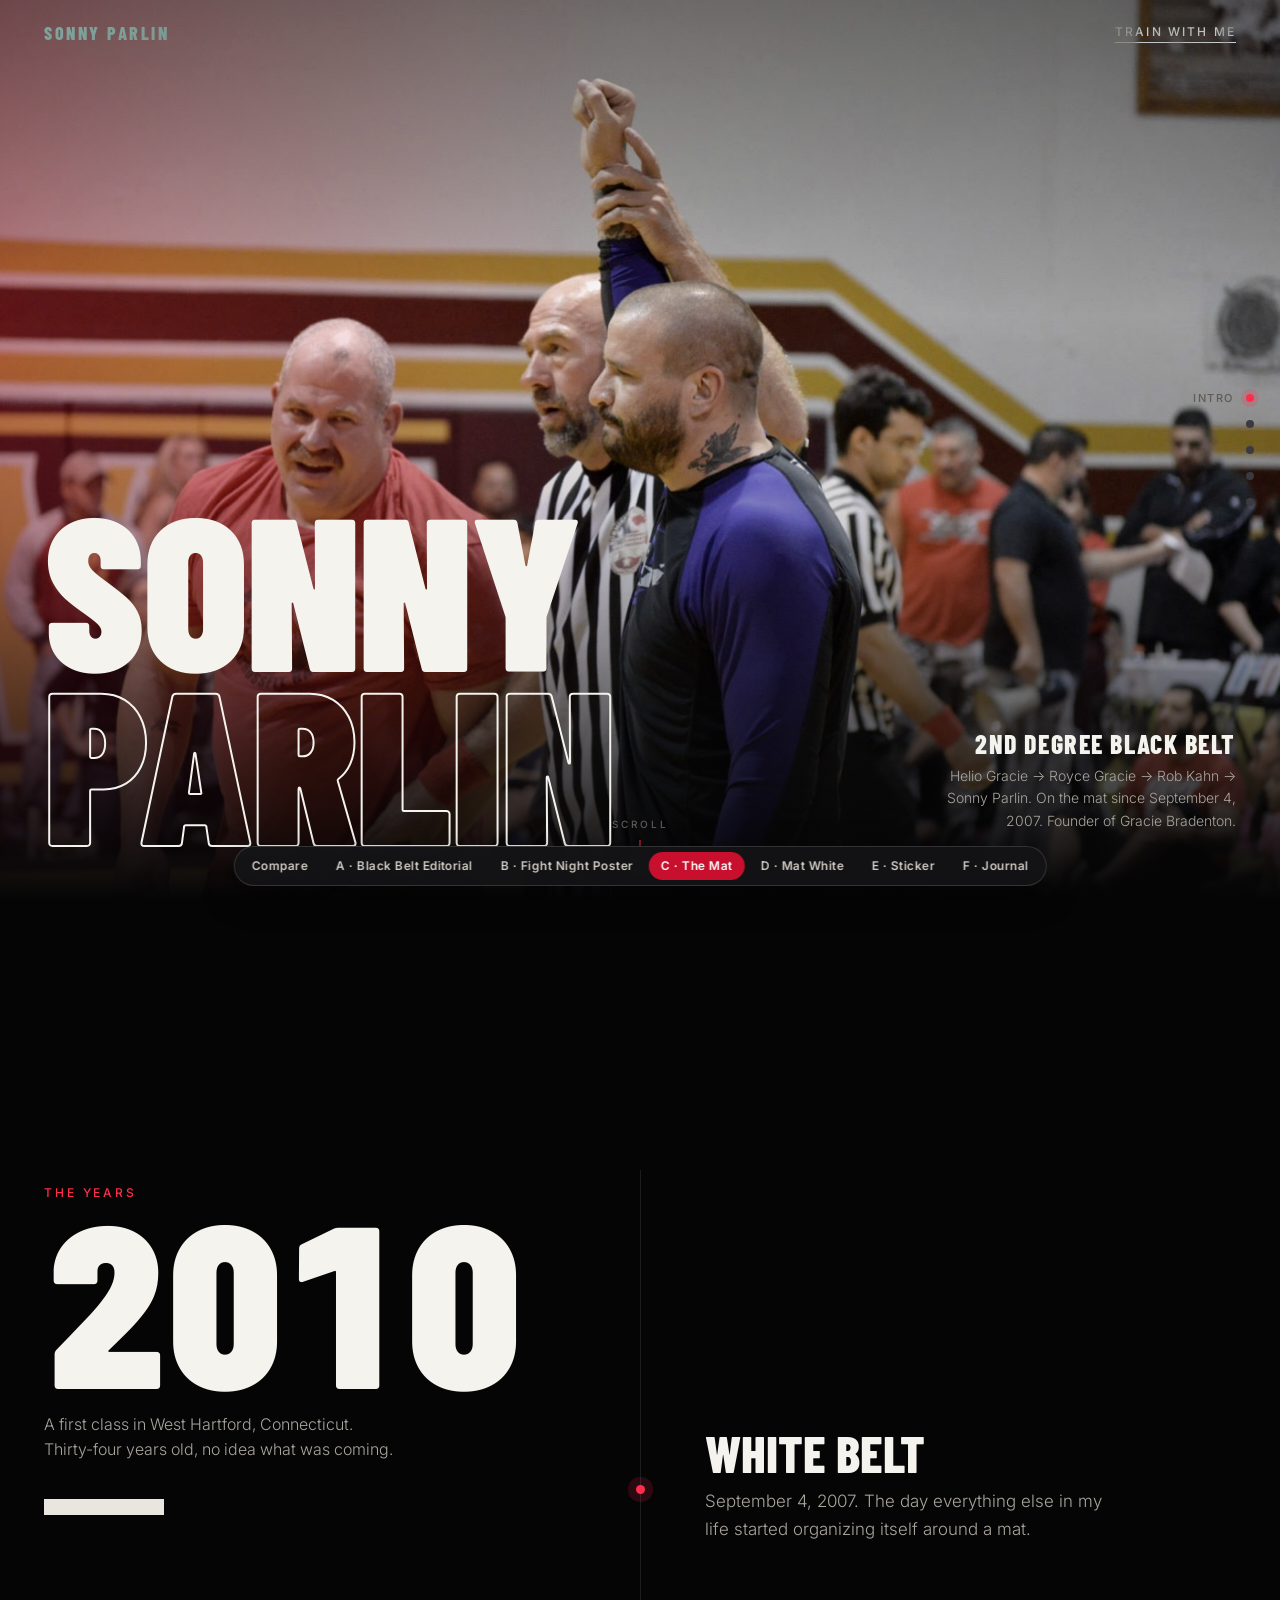
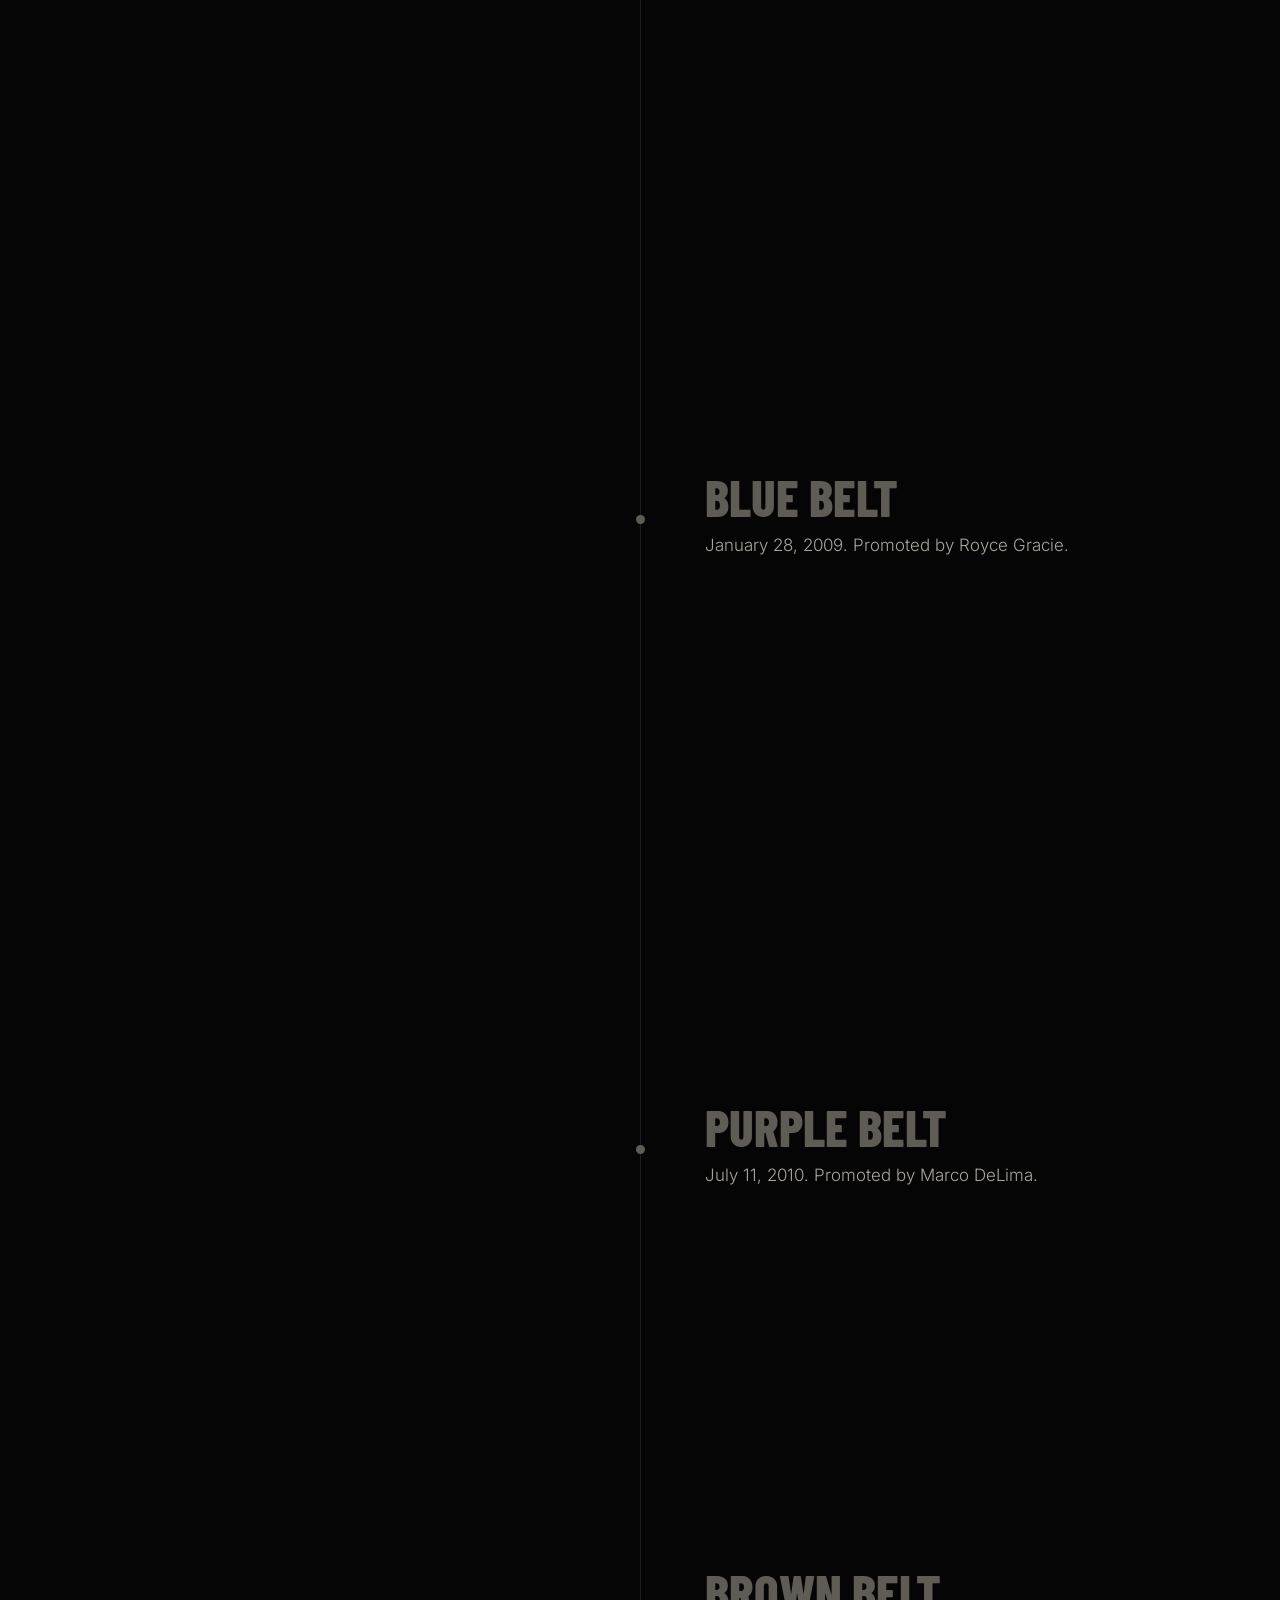
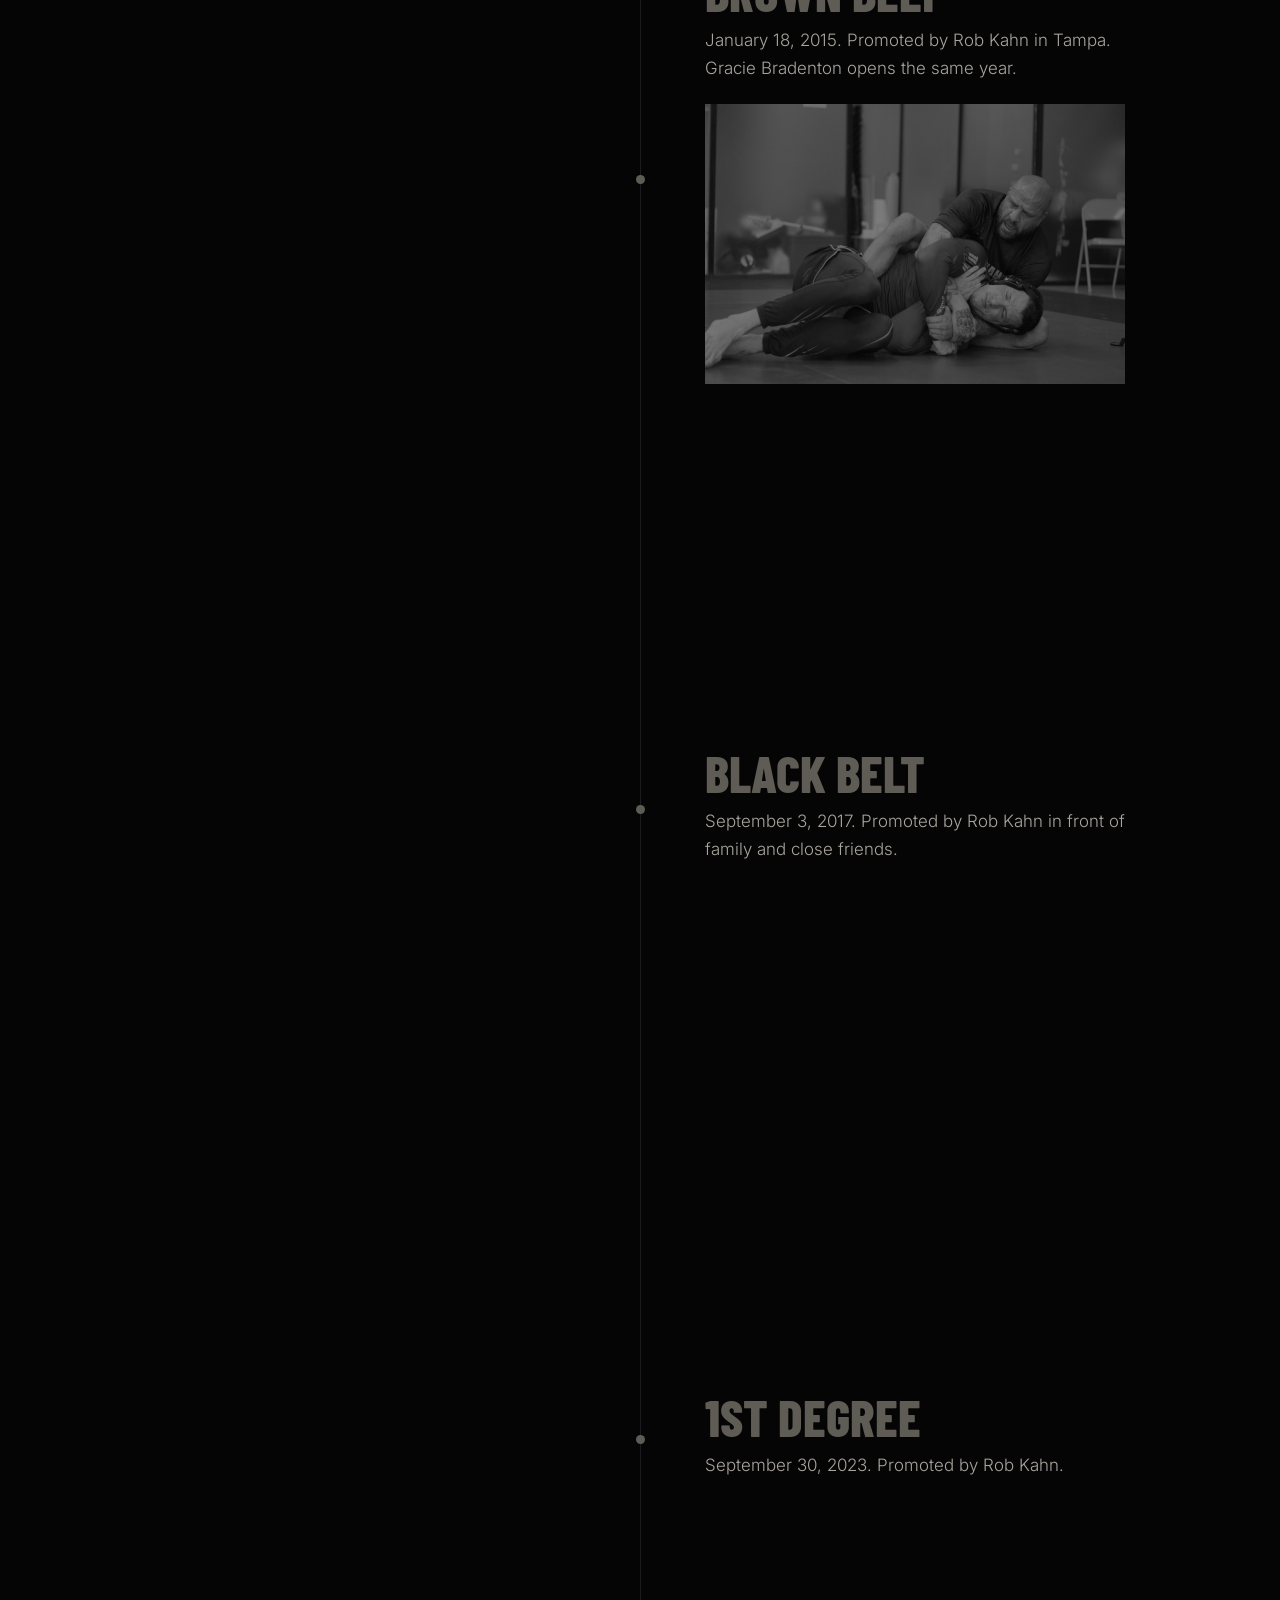
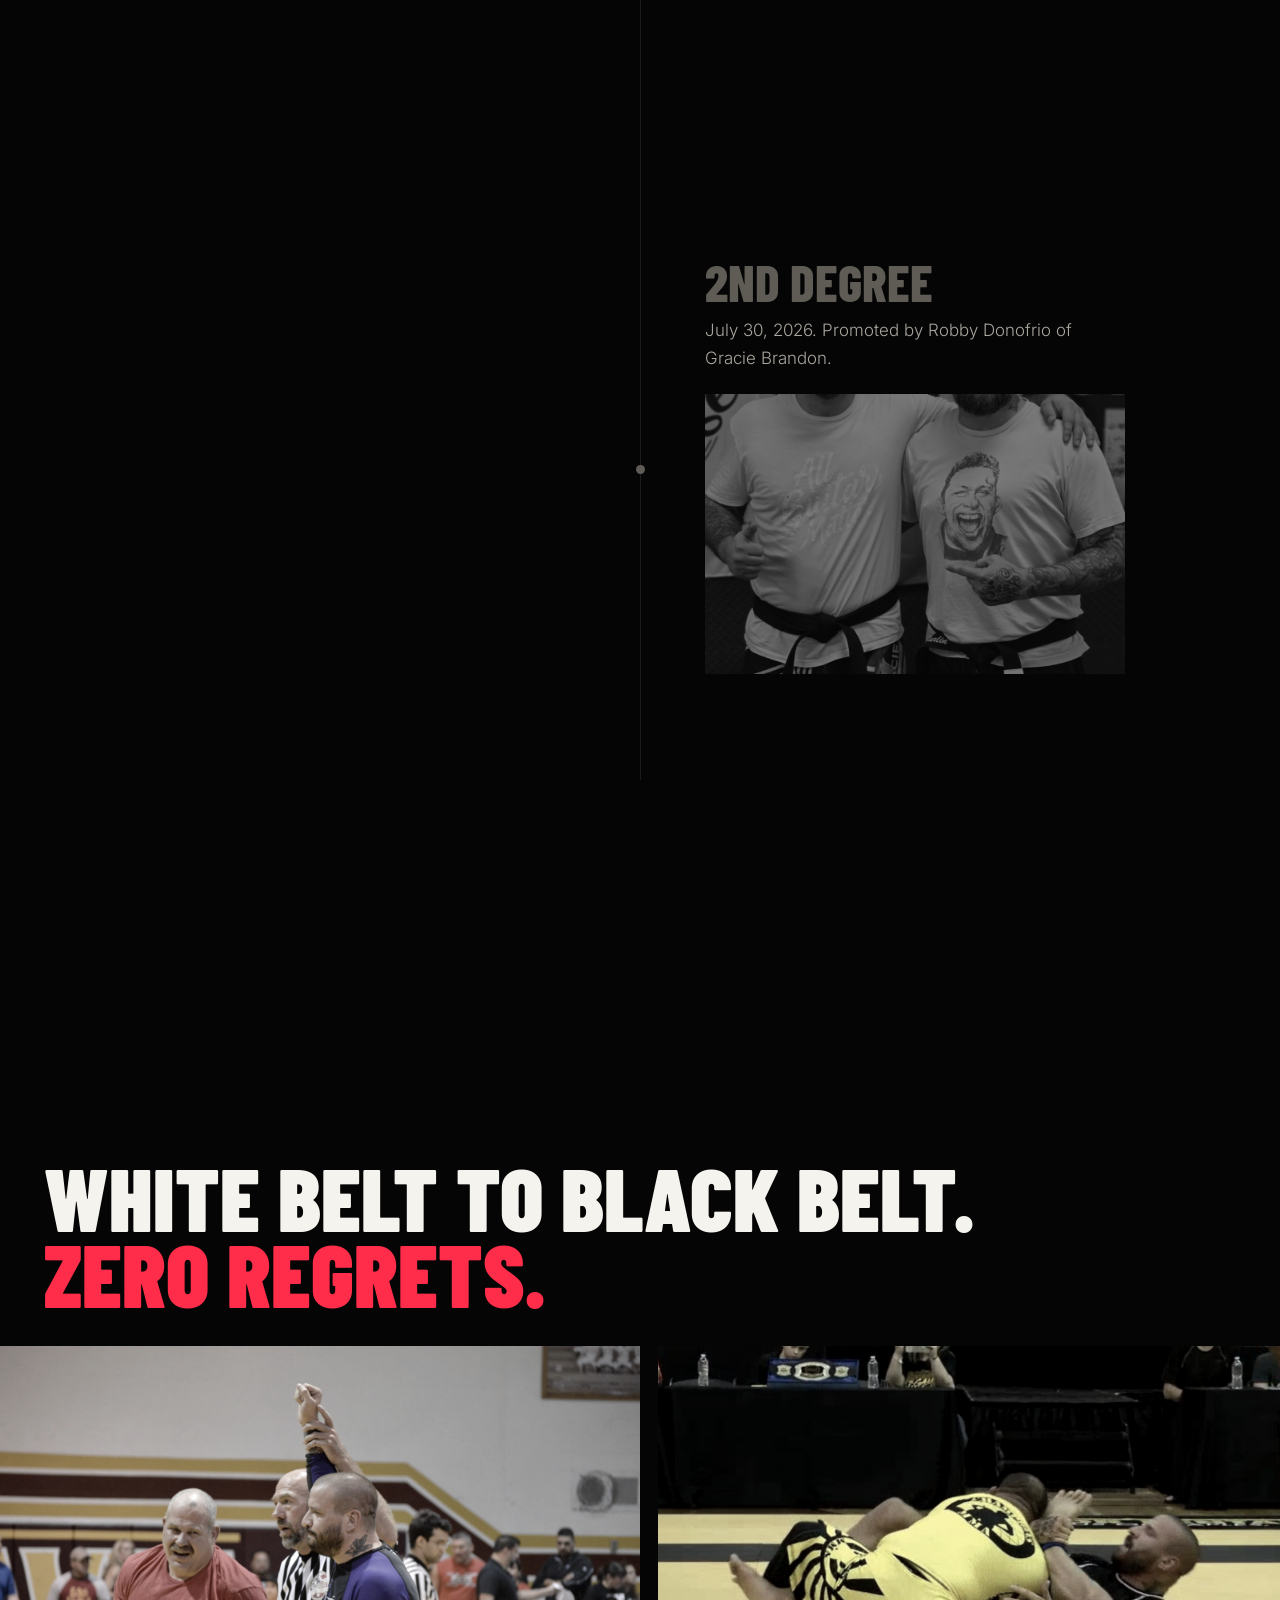
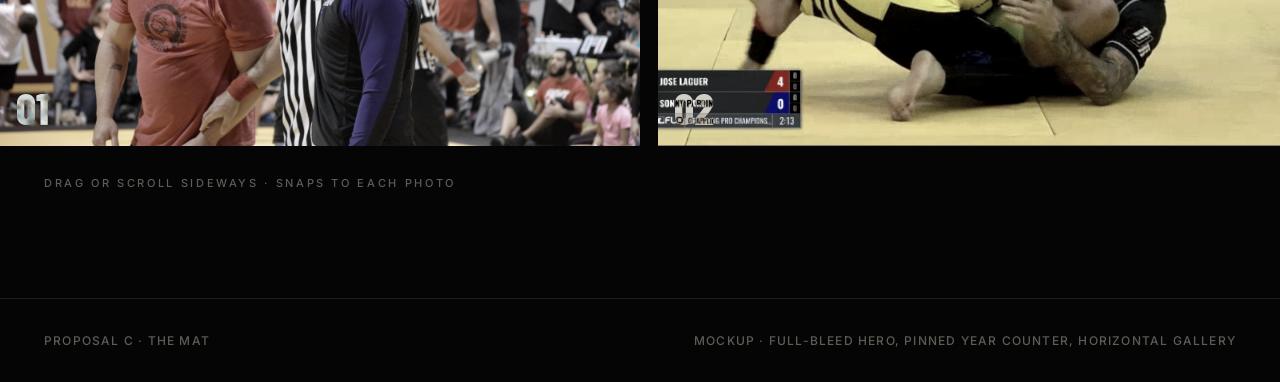
<file: proposals/c-cinematic.html>
<!DOCTYPE html>
<html lang="en">
<head>
<meta charset="UTF-8">
<meta name="viewport" content="width=device-width, initial-scale=1.0">
<title>Proposal C · The Mat</title>
<link href="https://fonts.googleapis.com/css2?family=Barlow+Condensed:wght@700;800;900&family=Inter:wght@300;400;500;600&display=swap" rel="stylesheet">
<style>
:root{--bg:#050506;--ink:#f5f3ee;--ink2:#a9a59d;--ink3:#5f5c56;--red:#c8102e;--red2:#ff2d4a;--line:#1c1c20;--head:"Barlow Condensed",Impact,sans-serif;--body:Inter,system-ui,sans-serif}
*{box-sizing:border-box}html{scroll-behavior:smooth}
body{margin:0;background:var(--bg);color:var(--ink);font:300 17px/1.6 var(--body);overflow-x:hidden}
img{display:block;max-width:100%}
a{color:inherit}
/* cursor glow */
#glow{position:fixed;width:420px;height:420px;border-radius:50%;pointer-events:none;z-index:0;left:-999px;top:-999px;transform:translate(-50%,-50%);background:radial-gradient(circle,rgba(200,16,46,.22),transparent 60%);transition:left .12s linear,top .12s linear}
/* dot rail nav */
.dots{position:fixed;right:26px;top:50%;transform:translateY(-50%);z-index:40;display:flex;flex-direction:column;gap:18px}
.dots a{width:8px;height:8px;border-radius:50%;background:#3a3a40;display:block;position:relative}
.dots a.on{background:var(--red2);box-shadow:0 0 0 5px rgba(255,45,74,.18)}
.dots a::after{content:attr(data-l);position:absolute;right:20px;top:50%;transform:translateY(-50%);font:500 11px var(--body);letter-spacing:.14em;text-transform:uppercase;color:var(--ink3);opacity:0;white-space:nowrap;transition:.2s}
.dots a:hover::after,.dots a.on::after{opacity:1}
@media(max-width:820px){.dots{right:12px}}
/* minimal top */
.top{position:fixed;top:0;left:0;right:0;z-index:40;display:flex;justify-content:space-between;align-items:center;padding:22px clamp(18px,4vw,44px);mix-blend-mode:difference}
.top b{font:800 18px var(--head);letter-spacing:.14em;text-transform:uppercase}
.top a{font:500 12px var(--body);letter-spacing:.18em;text-transform:uppercase;text-decoration:none;border-bottom:1px solid currentColor;padding-bottom:3px}

/* ===== Hero: full-bleed, name pinned to the floor ===== */
.hero{position:relative;height:100vh;min-height:640px;overflow:hidden}
.hero img{position:absolute;inset:0;width:100%;height:100%;object-fit:cover;object-position:62% 30%;filter:grayscale(.35) contrast(1.1);transform:scale(1.08);animation:drift 14s ease-in-out infinite alternate}
@keyframes drift{to{transform:scale(1.0) translateY(-1.5%)}}
.hero::after{content:"";position:absolute;inset:0;background:linear-gradient(180deg,rgba(5,5,6,.35),rgba(5,5,6,0) 35%,rgba(5,5,6,.2) 60%,var(--bg) 100%),linear-gradient(90deg,rgba(200,16,46,.28),transparent 50%)}
.hero .name{position:absolute;left:clamp(18px,4vw,44px);right:clamp(18px,4vw,44px);bottom:6vh;z-index:2;display:flex;justify-content:space-between;align-items:end;gap:30px}
.hero h1{margin:0;font:900 clamp(96px,17vw,270px)/.8 var(--head);text-transform:uppercase;letter-spacing:-.01em}
.hero h1 span{display:block;color:transparent;-webkit-text-stroke:2px var(--ink)}
.hero .meta{max-width:300px;text-align:right;font-size:14px;color:var(--ink2);padding-bottom:14px}
.hero .meta b{display:block;color:var(--ink);font:800 26px var(--head);text-transform:uppercase;letter-spacing:.06em;margin-bottom:6px}
.scroll{position:absolute;left:50%;bottom:22px;transform:translateX(-50%);font:500 10px var(--body);letter-spacing:.3em;text-transform:uppercase;color:var(--ink3);z-index:2}
.scroll::after{content:"";display:block;width:1px;height:38px;background:var(--red2);margin:10px auto 0;animation:pulse 1.6s ease-in-out infinite}
@keyframes pulse{50%{transform:scaleY(.4);opacity:.4}}
@media(max-width:820px){.hero .name{flex-direction:column;align-items:start}.hero .meta{text-align:left}}

/* ===== Sticky split timeline: year counter pinned left, belts scroll right ===== */
.years{display:grid;grid-template-columns:1fr 1fr;max-width:1300px;margin:0 auto;padding:0 clamp(18px,4vw,44px)}
.years .pin{position:sticky;top:0;height:100vh;display:flex;flex-direction:column;justify-content:center}
.years .pin small{font:500 12px var(--body);letter-spacing:.24em;text-transform:uppercase;color:var(--red2)}
.years .pin .yr{font:900 clamp(120px,18vw,300px)/.85 var(--head);letter-spacing:-.02em;font-variant-numeric:tabular-nums}
.years .pin p{color:var(--ink2);max-width:360px;font-size:16px}
.years .pin .swatch{width:120px;height:16px;margin-top:20px;background:var(--sw,#e9e6df);transition:background .4s;position:relative}
.years .pin .swatch::after{content:"";position:absolute;right:10px;top:0;bottom:0;width:26px;background:var(--tip,transparent)}
.steps{padding:30vh 0 30vh}
.step{min-height:70vh;display:flex;flex-direction:column;justify-content:center;padding:40px 0 40px clamp(20px,5vw,80px);border-left:1px solid var(--line);position:relative}
.step::before{content:"";position:absolute;left:-5px;top:50%;width:9px;height:9px;border-radius:50%;background:var(--ink3);transition:.3s}
.step.on::before{background:var(--red2);box-shadow:0 0 0 8px rgba(255,45,74,.15)}
.step h3{font:800 clamp(34px,4vw,56px)/1 var(--head);text-transform:uppercase;margin:0 0 10px;color:var(--ink3);transition:color .3s}
.step.on h3{color:var(--ink)}
.step p{color:var(--ink2);margin:0;max-width:420px}
.step img{width:min(100%,420px);aspect-ratio:3/2;object-fit:cover;margin-top:22px;filter:grayscale(1);opacity:.5;transition:.5s}
.step.on img{filter:none;opacity:1}
@media(max-width:820px){.years{grid-template-columns:1fr}.years .pin{position:sticky;height:auto;padding:30px 0 10px;background:linear-gradient(var(--bg) 80%,transparent)}.years .pin .yr{font-size:96px}.steps{padding:0 0 10vh}.step{min-height:auto;padding:30px 0 30px 24px}}

/* ===== Horizontal gallery ===== */
.hgal{padding:12vh 0}
.hgal h2{font:900 clamp(48px,7vw,110px)/.85 var(--head);text-transform:uppercase;margin:0 clamp(18px,4vw,44px) 26px}
.hgal h2 span{color:var(--red2)}
.track{display:flex;gap:18px;overflow-x:auto;scroll-snap-type:x mandatory;padding:10px clamp(18px,4vw,44px) 30px;scrollbar-width:none}
.track::-webkit-scrollbar{display:none}
.track figure{margin:0;flex:0 0 min(78vw,640px);scroll-snap-align:start;position:relative}
.track img{width:100%;aspect-ratio:16/10;object-fit:cover;filter:grayscale(.6) contrast(1.05);transition:filter .5s}
.track figure:hover img{filter:none}
.track figcaption{position:absolute;left:0;bottom:0;padding:16px;font:800 44px/1 var(--head);color:var(--ink);mix-blend-mode:difference}
.hint{margin:0 clamp(18px,4vw,44px);font:500 11px var(--body);letter-spacing:.24em;text-transform:uppercase;color:var(--ink3)}

.foot{border-top:1px solid var(--line);padding:34px clamp(18px,4vw,44px);color:var(--ink3);font:500 12px var(--body);letter-spacing:.1em;text-transform:uppercase;display:flex;justify-content:space-between;flex-wrap:wrap;gap:10px}
</style>
</head>
<body>
<div id="glow"></div>
<div class="top"><b>Sonny Parlin</b><a href="https://graciebradenton.com">Train with me</a></div>
<div class="dots"><a href="#top" data-l="Intro" class="on"></a><a href="#years" data-l="The years"></a><a href="#gal" data-l="Competition"></a><a href="#" data-l="Academy"></a><a href="#" data-l="Life"></a></div>

<section class="hero" id="top">
  <img src="../img/comp-hand-raised.jpg" alt="">
  <div class="name">
    <h1>Sonny<span>Parlin</span></h1>
    <div class="meta"><b>2nd degree black belt</b>Helio Gracie → Royce Gracie → Rob Kahn → Sonny Parlin. On the mat since September 4, 2007. Founder of Gracie Bradenton.</div>
  </div>
  <div class="scroll">Scroll</div>
</section>

<section class="years" id="years">
  <div class="pin">
    <small>The years</small>
    <div class="yr" id="yr">2007</div>
    <p id="yrp">A first class in West Hartford, Connecticut. Thirty-four years old, no idea what was coming.</p>
    <div class="swatch" id="sw"></div>
  </div>
  <div class="steps">
    <div class="step" data-y="2007" data-sw="#e9e6df" data-tip="transparent" data-t="A first class in West Hartford, Connecticut. Thirty-four years old, no idea what was coming."><h3>White belt</h3><p>September 4, 2007. The day everything else in my life started organizing itself around a mat.</p></div>
    <div class="step" data-y="2009" data-sw="#2a62c4" data-tip="transparent" data-t="Royce Gracie ties on the blue belt. It still doesn't feel real."><h3>Blue belt</h3><p>January 28, 2009. Promoted by Royce Gracie.</p></div>
    <div class="step" data-y="2010" data-sw="#6f3fb0" data-tip="transparent" data-t="Purple. The belt where you finally stop surviving and start playing."><h3>Purple belt</h3><p>July 11, 2010. Promoted by Marco DeLima.</p></div>
    <div class="step" data-y="2015" data-sw="#7c4b2a" data-tip="transparent" data-t="Brown belt from Rob Kahn, and the year Gracie Bradenton opens its doors."><h3>Brown belt</h3><p>January 18, 2015. Promoted by Rob Kahn in Tampa. Gracie Bradenton opens the same year.</p><img src="../img/training-back-control.jpg" alt=""></div>
    <div class="step" data-y="2017" data-sw="#151515" data-tip="#c8102e" data-t="Black belt. Ten years and one day after the first class."><h3>Black belt</h3><p>September 3, 2017. Promoted by Rob Kahn in front of family and close friends.</p></div>
    <div class="step" data-y="2023" data-sw="#151515" data-tip="#c8102e" data-t="First degree. The belt starts to fray, which is the point."><h3>1st degree</h3><p>September 30, 2023. Promoted by Rob Kahn.</p></div>
    <div class="step" data-y="2026" data-sw="#151515" data-tip="#c8102e" data-t="Second degree from Professor Robby Donofrio. Nineteen years of showing up."><h3>2nd degree</h3><p>July 30, 2026. Promoted by Robby Donofrio of Gracie Brandon.</p><img src="../img/black-belts.jpg" alt=""></div>
  </div>
</section>

<section class="hgal" id="gal">
  <h2>White belt to black belt.<br><span>Zero regrets.</span></h2>
  <div class="track">
    <figure><img src="../img/comp-hand-raised.jpg" alt=""><figcaption>01</figcaption></figure>
    <figure><img src="../img/comp-flo-stream.jpg" alt=""><figcaption>02</figcaption></figure>
    <figure><img src="../img/comp-ibjjf-standing.jpg" alt=""><figcaption>03</figcaption></figure>
    <figure><img src="../img/comp-seated-guard.jpg" alt=""><figcaption>04</figcaption></figure>
    <figure><img src="../img/comp-copa-guard.jpg" alt=""><figcaption>05</figcaption></figure>
    <figure><img src="../img/comp-gi-match.jpg" alt=""><figcaption>06</figcaption></figure>
  </div>
  <p class="hint">Drag or scroll sideways · snaps to each photo</p>
</section>

<div class="foot"><span>Proposal C · The Mat</span><span>Mockup · full-bleed hero, pinned year counter, horizontal gallery</span></div>

<script>
// cursor glow
var g=document.getElementById('glow');
addEventListener('pointermove',function(e){g.style.left=e.clientX+'px';g.style.top=e.clientY+'px'});
// pinned year counter follows the belt steps
var steps=[].slice.call(document.querySelectorAll('.step')),yr=document.getElementById('yr'),yrp=document.getElementById('yrp'),sw=document.getElementById('sw');
function tick(){var mid=innerHeight*0.5,cur=steps[0];steps.forEach(function(s){if(s.getBoundingClientRect().top<mid)cur=s});
  steps.forEach(function(s){s.classList.toggle('on',s===cur)});
  if(yr.textContent!==cur.dataset.y){animateYear(parseInt(yr.textContent,10),parseInt(cur.dataset.y,10))}
  yrp.textContent=cur.dataset.t;sw.style.setProperty('--sw',cur.dataset.sw);sw.style.setProperty('--tip',cur.dataset.tip)}
var raf;function animateYear(a,b){cancelAnimationFrame(raf);var t0=performance.now();(function f(t){var p=Math.min(1,(t-t0)/450);yr.textContent=Math.round(a+(b-a)*(1-Math.pow(1-p,3)));if(p<1)raf=requestAnimationFrame(f)})(t0)}
addEventListener('scroll',tick,{passive:true});tick();
</script>
<script src="_switcher.js"></script>
</body>
</html>
</file>
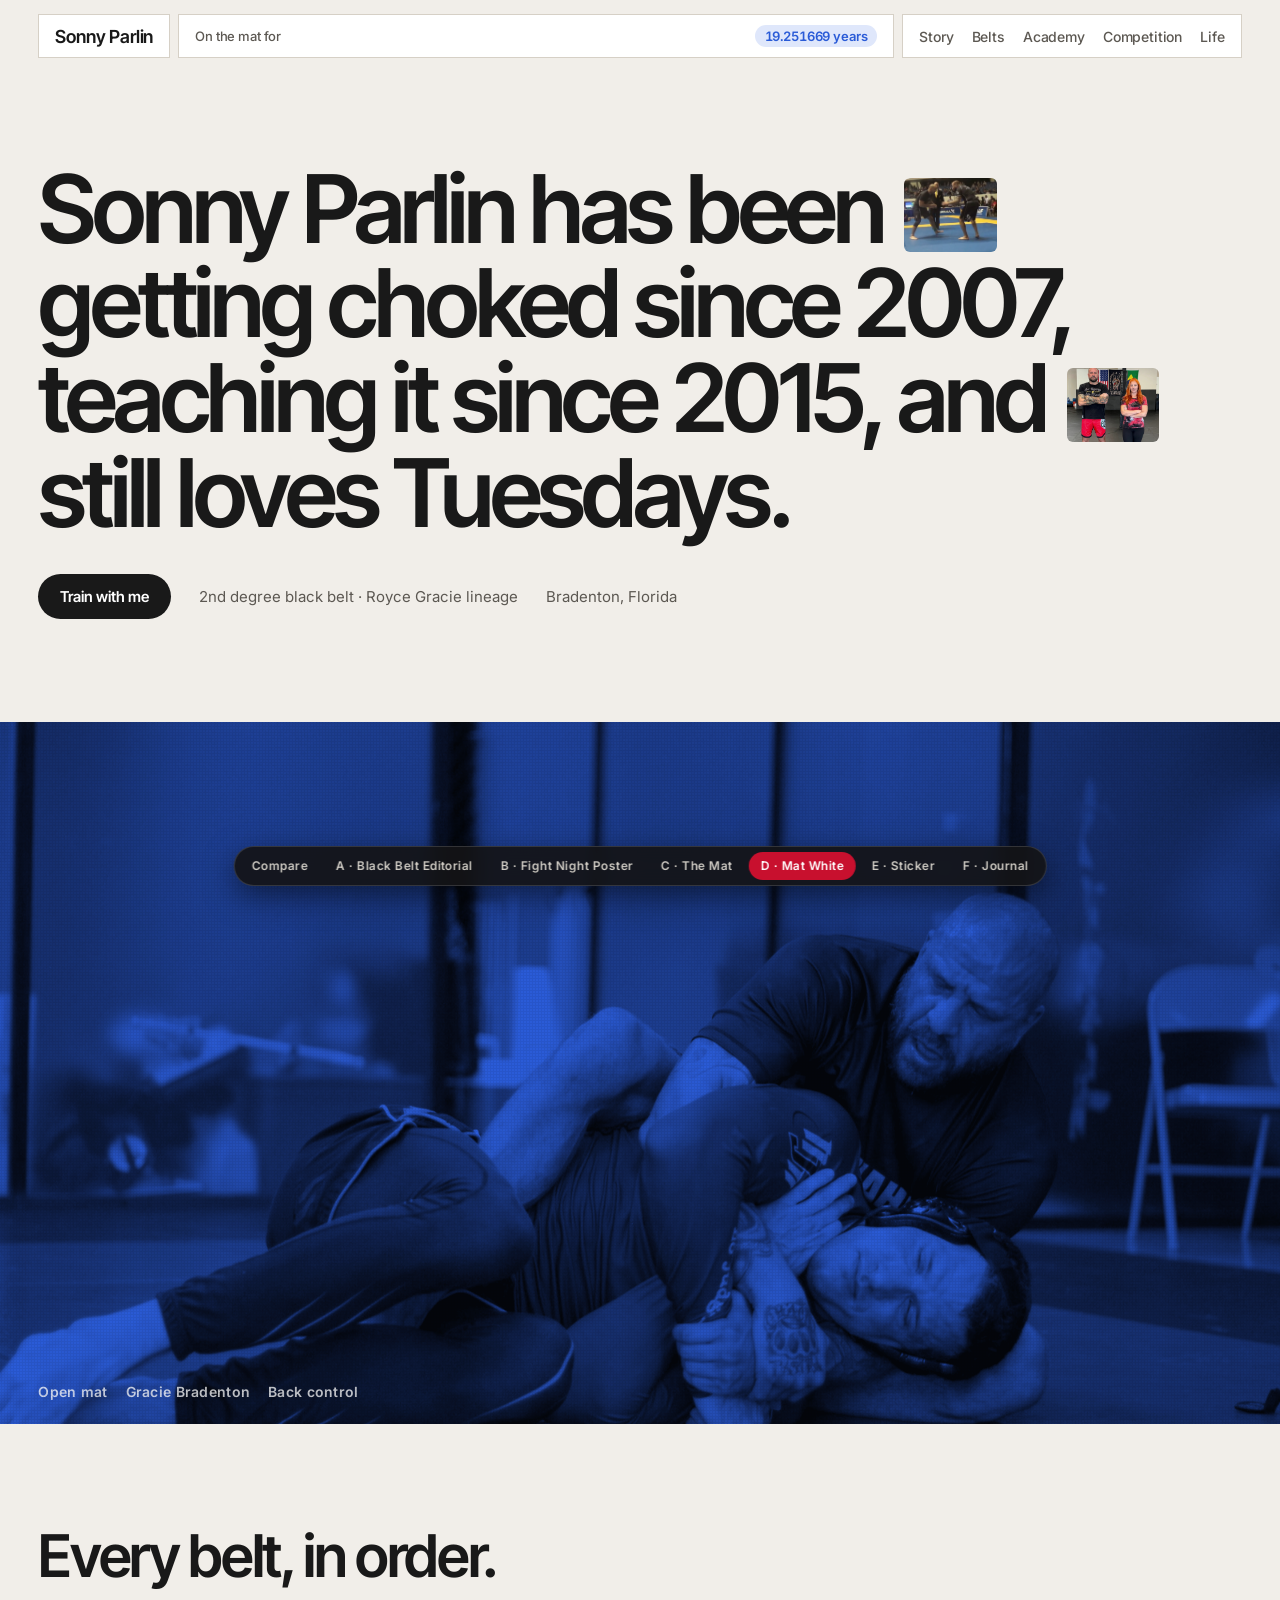
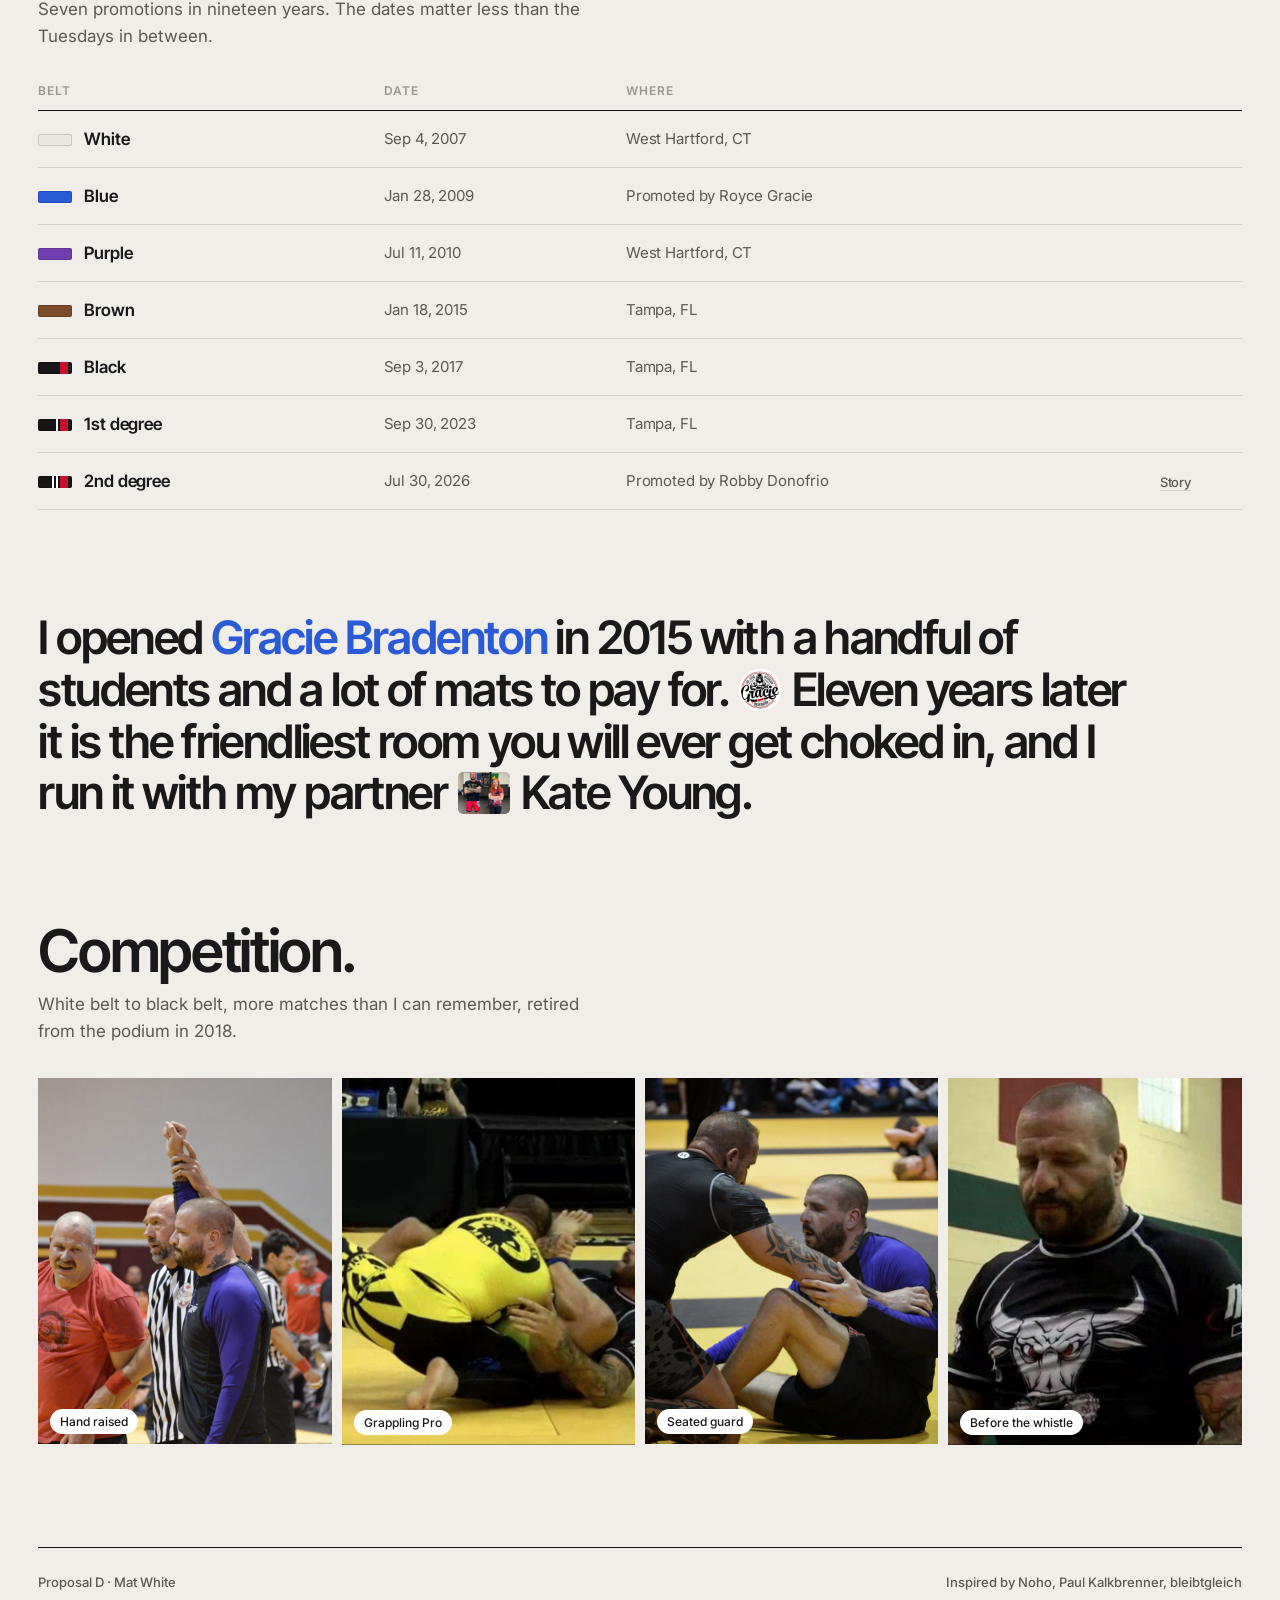
<file: proposals/d-matwhite.html>
<!DOCTYPE html>
<html lang="en">
<head>
<meta charset="UTF-8">
<meta name="viewport" content="width=device-width, initial-scale=1.0">
<title>Proposal D · Mat White</title>
<link href="https://fonts.googleapis.com/css2?family=Inter+Tight:wght@500;600;700&family=Inter:wght@400;500&display=swap" rel="stylesheet">
<style>
:root{--bg:#f1eee9;--bg2:#e7e2da;--ink:#191919;--ink2:#5c5852;--ink3:#9b968e;--blue:#2a5bd7;--blue2:#dfe7fb;--line:#d6d0c6;
--head:"Inter Tight",Inter,system-ui,sans-serif;--body:Inter,system-ui,sans-serif}
*{box-sizing:border-box}html{scroll-behavior:smooth}
body{margin:0;background:var(--bg);color:var(--ink);font:400 17px/1.55 var(--body);overflow-x:hidden}
img{display:block;max-width:100%}
a{color:inherit}
.wrap{max-width:1360px;margin:0 auto;padding:0 clamp(16px,3vw,40px)}

/* nav: three boxed cells like noho */
.nav{position:sticky;top:0;z-index:30;background:var(--bg);padding:14px clamp(16px,3vw,40px);display:grid;grid-template-columns:auto 1fr auto;gap:8px;align-items:stretch}
.cell{border:1px solid var(--line);background:#fff;padding:10px 16px;display:flex;align-items:center;gap:12px;font:600 15px var(--head);letter-spacing:-.01em}
.cell.name{font-size:18px}
.cell.live{justify-content:space-between}
.cell.live b{font:500 13px var(--body);color:var(--ink2)}
.cell.live span{background:var(--blue2);color:var(--blue);padding:3px 10px;border-radius:999px;font:600 13px var(--body);font-variant-numeric:tabular-nums}
.cell.menu{gap:18px}
.cell.menu a{text-decoration:none;font:500 14px var(--body);color:var(--ink2)}
.cell.menu a:hover{color:var(--ink)}
@media(max-width:820px){.nav{grid-template-columns:1fr auto}.cell.live{display:none}.cell.menu{gap:12px}.cell.menu a{font-size:12px}}

/* hero: giant sentence with inline photos */
.hero{padding:clamp(40px,7vw,110px) 0 clamp(30px,4vw,60px)}
.hero h1{font:600 clamp(44px,7.4vw,112px)/1.0 var(--head);letter-spacing:-.045em;margin:0;max-width:1200px}
.inl{display:inline-block;height:.78em;aspect-ratio:5/4;object-fit:cover;vertical-align:-.1em;border-radius:6px;margin:0 .06em;filter:saturate(.9)}
.hero .meta{margin-top:34px;display:flex;flex-wrap:wrap;gap:14px 28px;align-items:center;color:var(--ink2);font-size:15px}
.pill{display:inline-block;background:var(--ink);color:#fff;text-decoration:none;font:600 15px var(--head);padding:13px 22px;border-radius:999px}
.pill:hover{background:var(--blue)}

/* colour-washed full-bleed photo like kalkbrenner */
.wash{position:relative;margin:clamp(30px,4vw,60px) 0 0;height:min(78vh,720px);overflow:hidden;background:var(--blue)}
.wash img{width:100%;height:100%;object-fit:cover;object-position:50% 30%;filter:grayscale(1) contrast(1.15) brightness(1.05);mix-blend-mode:multiply;opacity:.95}
.wash::after{content:"";position:absolute;inset:0;background-image:radial-gradient(rgba(0,0,0,.12) 1px,transparent 1.2px);background-size:3px 3px;pointer-events:none;opacity:.5}
.wash .cap{position:absolute;left:clamp(16px,3vw,40px);bottom:24px;color:#fff;font:600 14px var(--body);letter-spacing:.02em;display:flex;gap:18px}
.wash .cap span{opacity:.75}

/* table like tour dates */
.sec{padding:clamp(60px,8vw,120px) 0}
.sec h2{font:600 clamp(34px,4.6vw,64px)/1.02 var(--head);letter-spacing:-.04em;margin:0 0 10px}
.sec .lead{color:var(--ink2);max-width:560px;margin:0 0 34px;font-size:17px}
.tbl{width:100%;border-collapse:collapse}
.tbl th{font:600 12px var(--body);letter-spacing:.08em;text-transform:uppercase;color:var(--ink3);text-align:left;padding:0 0 12px;border-bottom:1px solid var(--ink)}
.tbl td{padding:18px 0;border-bottom:1px solid var(--line);font:600 17px var(--head);letter-spacing:-.01em;vertical-align:middle}
.tbl td.dim{font:400 15px var(--body);color:var(--ink2)}
.sw{display:inline-block;width:34px;height:12px;border-radius:2px;vertical-align:middle;margin-right:12px;position:relative;box-shadow:inset 0 0 0 1px rgba(0,0,0,.15)}
.sw.k::after{content:"";position:absolute;right:4px;top:0;bottom:0;width:8px;background:#c8102e}
.sw.k1::before,.sw.k2::before{content:"";position:absolute;right:14px;top:0;bottom:0;width:2px;background:#fff;z-index:1}
.sw.k2::before{width:6px;background:repeating-linear-gradient(90deg,#fff 0 2px,transparent 2px 4px)}
.tbl a{font:500 13px var(--body);color:var(--ink2);text-decoration:none;border-bottom:1px solid var(--line)}
@media(max-width:640px){.tbl .hide{display:none}}

/* about as big sentence */
.big{font:600 clamp(28px,3.6vw,52px)/1.12 var(--head);letter-spacing:-.035em;max-width:1100px;margin:0}
.big .inl{height:.9em;border-radius:5px}
.big em{font-style:normal;color:var(--blue)}

/* photo cards like noho */
.cards{display:grid;grid-template-columns:repeat(4,1fr);gap:10px}
.card{aspect-ratio:4/5;overflow:hidden;background:var(--bg2);position:relative}
.card img{width:100%;height:100%;object-fit:cover;filter:saturate(.85);transition:transform .6s}
.card:hover img{transform:scale(1.04)}
.card:nth-child(1){background:#e6e0d3}.card:nth-child(2){background:#dfe7fb}.card:nth-child(3){background:#e3ddd2}.card:nth-child(4){background:#d9d4cb}
.card b{position:absolute;left:12px;bottom:10px;background:#fff;padding:5px 10px;border-radius:999px;font:500 12px var(--body)}
@media(max-width:820px){.cards{grid-template-columns:1fr 1fr}}

.foot{border-top:1px solid var(--ink);padding:26px 0 60px;display:flex;justify-content:space-between;flex-wrap:wrap;gap:12px;font:500 13px var(--body);color:var(--ink2)}
</style>
</head>
<body>

<header class="nav">
  <div class="cell name">Sonny Parlin</div>
  <div class="cell live"><b>On the mat for</b><span id="live">19.05 years</span></div>
  <nav class="cell menu"><a href="#">Story</a><a href="#">Belts</a><a href="#">Academy</a><a href="#">Competition</a><a href="#">Life</a></nav>
</header>

<main class="wrap">
  <section class="hero">
    <h1>Sonny Parlin has been <img class="inl" src="../img/comp-ibjjf-standing.jpg" alt=""> getting choked since 2007, teaching it since 2015, and <img class="inl" src="../img/sonny-kate.jpg" alt="" style="object-position:50% 20%"> still loves Tuesdays.</h1>
    <div class="meta">
      <a class="pill" href="https://graciebradenton.com">Train with me</a>
      <span>2nd degree black belt · Royce Gracie lineage</span>
      <span>Bradenton, Florida</span>
    </div>
  </section>
</main>

<div class="wash">
  <img src="../img/training-back-control.jpg" alt="">
  <div class="cap"><span>Open mat</span><span>Gracie Bradenton</span><span>Back control</span></div>
</div>

<main class="wrap">
  <section class="sec">
    <h2>Every belt, in order.</h2>
    <p class="lead">Seven promotions in nineteen years. The dates matter less than the Tuesdays in between.</p>
    <table class="tbl">
      <tr><th>Belt</th><th>Date</th><th class="hide">Where</th><th></th></tr>
      <tr><td><i class="sw" style="background:#ebe8e1"></i>White</td><td class="dim">Sep 4, 2007</td><td class="dim hide">West Hartford, CT</td><td></td></tr>
      <tr><td><i class="sw" style="background:#2a5bd7"></i>Blue</td><td class="dim">Jan 28, 2009</td><td class="dim hide">Promoted by Royce Gracie</td><td></td></tr>
      <tr><td><i class="sw" style="background:#6f3fb0"></i>Purple</td><td class="dim">Jul 11, 2010</td><td class="dim hide">West Hartford, CT</td><td></td></tr>
      <tr><td><i class="sw" style="background:#7c4b2a"></i>Brown</td><td class="dim">Jan 18, 2015</td><td class="dim hide">Tampa, FL</td><td></td></tr>
      <tr><td><i class="sw k" style="background:#151515"></i>Black</td><td class="dim">Sep 3, 2017</td><td class="dim hide">Tampa, FL</td><td></td></tr>
      <tr><td><i class="sw k k1" style="background:#151515"></i>1st degree</td><td class="dim">Sep 30, 2023</td><td class="dim hide">Tampa, FL</td><td></td></tr>
      <tr><td><i class="sw k k2" style="background:#151515"></i>2nd degree</td><td class="dim">Jul 30, 2026</td><td class="dim hide">Promoted by Robby Donofrio</td><td><a href="#">Story</a></td></tr>
    </table>
  </section>

  <section class="sec" style="padding-top:0">
    <p class="big">I opened <em>Gracie Bradenton</em> in 2015 with a handful of students and a lot of mats to pay for. <img class="inl" src="../img/gracie-bradenton-logo.png" alt="" style="aspect-ratio:1;border-radius:50%;background:#fff;padding:2px"> Eleven years later it is the friendliest room you will ever get choked in, and I run it with my partner <img class="inl" src="../img/sonny-kate.jpg" alt="" style="object-position:70% 20%"> Kate Young.</p>
  </section>

  <section class="sec" style="padding-top:0">
    <h2>Competition.</h2>
    <p class="lead">White belt to black belt, more matches than I can remember, retired from the podium in 2018.</p>
    <div class="cards">
      <div class="card"><img src="../img/comp-hand-raised.jpg" alt=""><b>Hand raised</b></div>
      <div class="card"><img src="../img/comp-flo-stream.jpg" alt=""><b>Grappling Pro</b></div>
      <div class="card"><img src="../img/comp-seated-guard.jpg" alt=""><b>Seated guard</b></div>
      <div class="card"><img src="../img/portrait-rashguard.jpg" alt="" style="object-position:50% 20%"><b>Before the whistle</b></div>
    </div>
  </section>

  <div class="foot"><span>Proposal D · Mat White</span><span>Inspired by Noho, Paul Kalkbrenner, bleibtgleich</span></div>
</main>

<script>
// live "on the mat for" counter, like a now-playing widget
(function(){var s=new Date('2007-09-04T00:00:00'),el=document.getElementById('live');function t(){var y=(Date.now()-s)/31557600000;el.textContent=y.toFixed(6)+' years'}t();setInterval(t,250)})();
</script>
<script src="_switcher.js"></script>
</body>
</html>
</file>
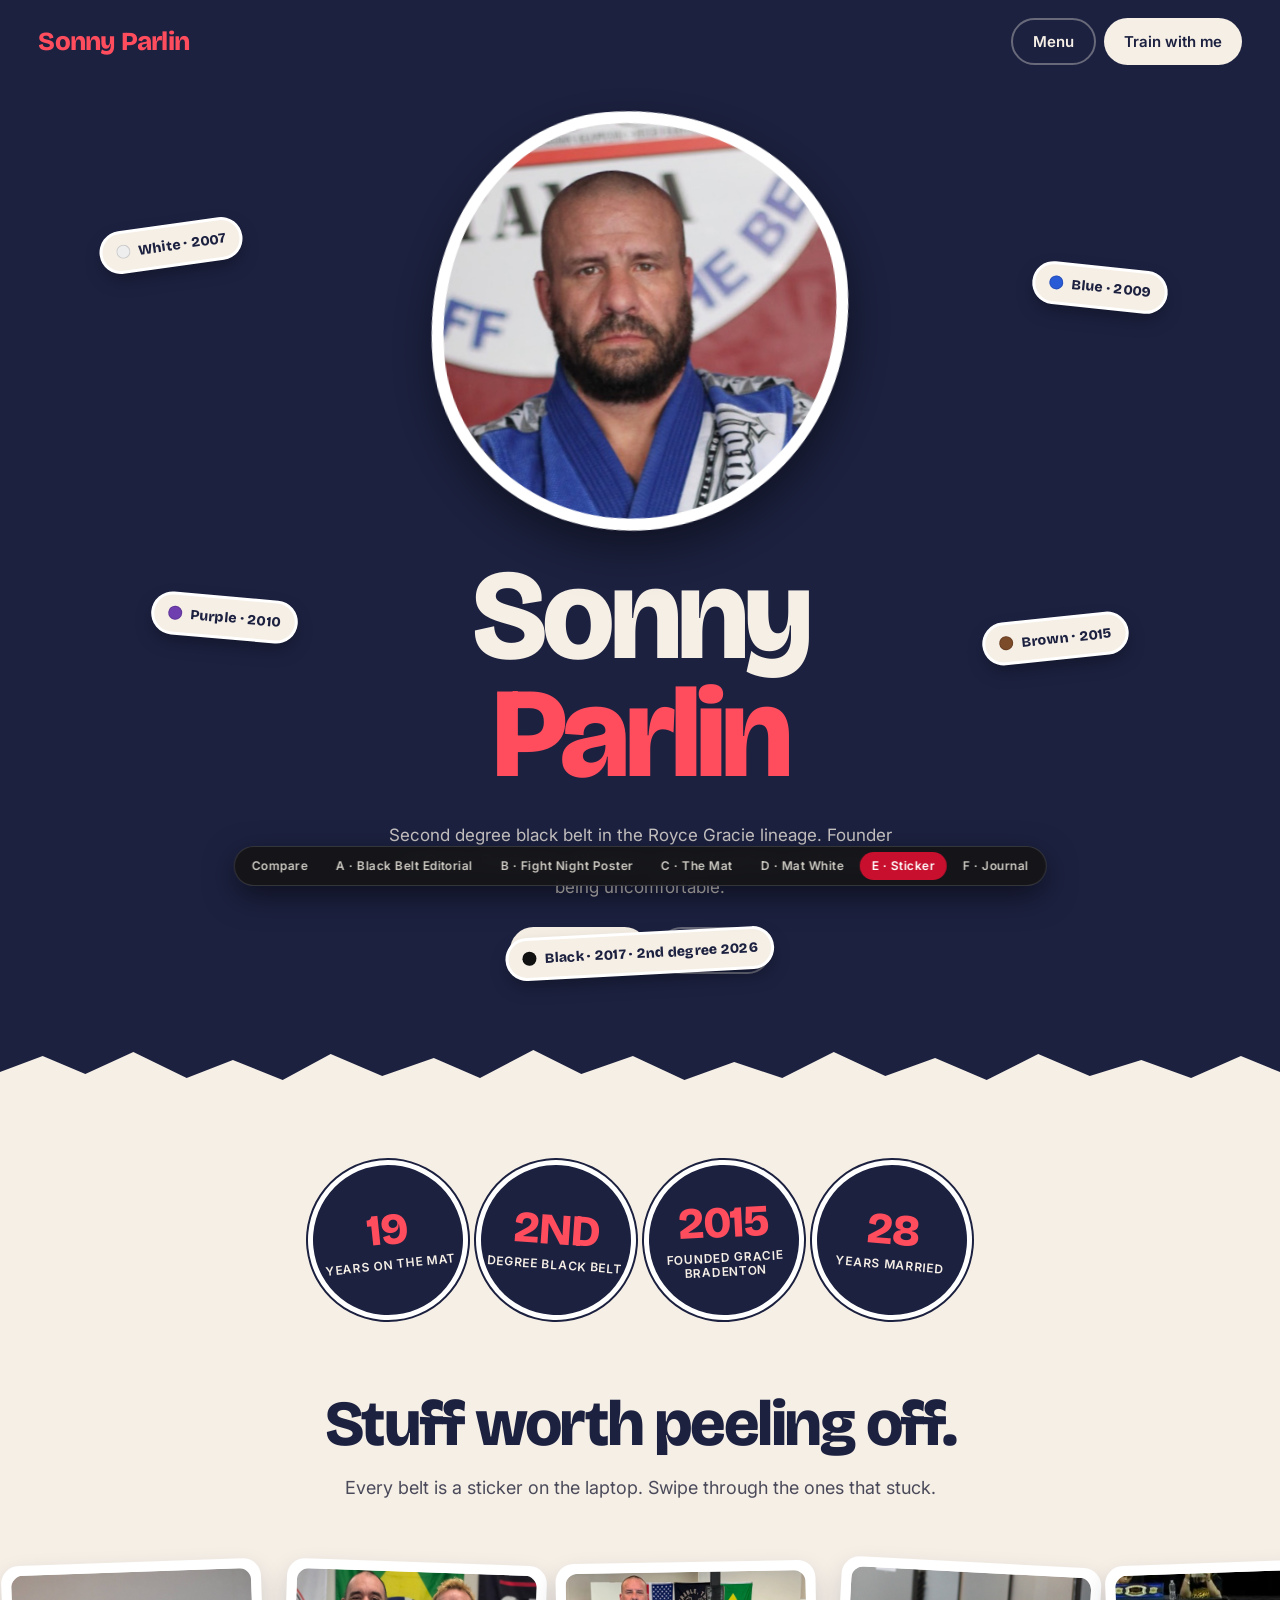
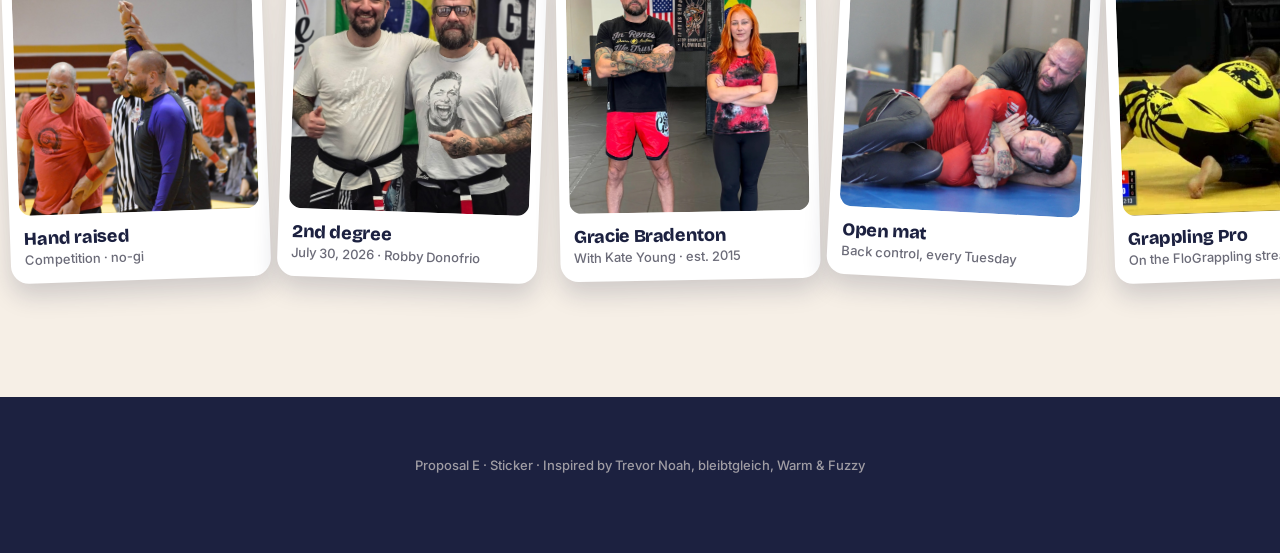
<file: proposals/e-sticker.html>
<!DOCTYPE html>
<html lang="en">
<head>
<meta charset="UTF-8">
<meta name="viewport" content="width=device-width, initial-scale=1.0">
<title>Proposal E · Sticker</title>
<link href="https://fonts.googleapis.com/css2?family=Bricolage+Grotesque:opsz,wght@12..96,600;12..96,800&family=Inter:wght@400;500;600&display=swap" rel="stylesheet">
<style>
:root{--navy:#1c2140;--navy2:#151935;--cream:#f6efe6;--cream2:#ebe2d6;--ink:#1c2140;--red:#ff4d5e;--blue:#7fb2ff;--head:"Bricolage Grotesque",Inter,system-ui,sans-serif;--body:Inter,system-ui,sans-serif}
*{box-sizing:border-box}html{scroll-behavior:smooth}
body{margin:0;background:var(--navy);color:var(--cream);font:400 17px/1.55 var(--body);overflow-x:hidden}
img{display:block;max-width:100%}
a{color:inherit}
.wrap{max-width:1240px;margin:0 auto;padding:0 clamp(16px,3vw,40px)}

.nav{position:fixed;top:0;left:0;right:0;z-index:30;display:flex;justify-content:space-between;align-items:center;padding:18px clamp(16px,3vw,40px)}
.nav .name{font:800 26px var(--head);letter-spacing:-.03em;color:var(--red)}
.nav .r{display:flex;gap:8px}
.btn{display:inline-flex;align-items:center;gap:8px;background:var(--cream);color:var(--ink);text-decoration:none;font:600 15px var(--body);padding:12px 20px;border-radius:999px;border:0;cursor:pointer}
.btn.ghost{background:transparent;color:var(--cream);border:2px solid rgba(246,239,230,.35)}
.btn:hover{background:var(--red);color:#fff}

/* hero: blob sticker */
.hero{min-height:100vh;display:grid;place-items:center;text-align:center;padding:110px 0 60px;position:relative}
.hero h1{font:800 clamp(56px,10vw,150px)/.92 var(--head);letter-spacing:-.04em;margin:0 0 28px}
.hero h1 span{display:block;color:var(--red)}
.sticker{position:relative;width:min(70vw,420px);margin:0 auto 28px;transform:rotate(-5deg);filter:drop-shadow(0 18px 24px rgba(0,0,0,.45))}
.sticker .edge{background:#fff;padding:12px;border-radius:46% 54% 52% 48% / 55% 45% 55% 45%}
.sticker .cut{overflow:hidden;border-radius:46% 54% 52% 48% / 55% 45% 55% 45%;aspect-ratio:1}
.sticker img{width:100%;height:100%;object-fit:cover;object-position:50% 0%;transform:scale(1.9);transform-origin:50% 8%}
.hero p{max-width:520px;margin:0 auto 26px;color:rgba(246,239,230,.8)}
.hero .acts{display:flex;gap:10px;justify-content:center;flex-wrap:wrap}
/* floating belt stickers */
.tag{position:absolute;font:800 14px var(--head);letter-spacing:.02em;padding:10px 14px;border-radius:999px;background:var(--cream);color:var(--ink);box-shadow:0 0 0 3px #fff,0 8px 18px rgba(0,0,0,.35);transform:rotate(var(--r));white-space:nowrap}
.tag i{display:inline-block;width:14px;height:14px;border-radius:50%;vertical-align:-2px;margin-right:8px;background:var(--c);box-shadow:inset 0 0 0 1px rgba(0,0,0,.15)}
.t1{left:8%;top:22%;--r:-8deg;--c:#eee}.t2{right:9%;top:26%;--r:6deg;--c:#2a5bd7}.t3{left:12%;top:58%;--r:5deg;--c:#6f3fb0}.t4{right:12%;top:60%;--r:-6deg;--c:#7c4b2a}.t5{left:50%;bottom:6%;transform:translateX(-50%) rotate(-3deg);--r:-3deg;--c:#111}
@media(max-width:820px){.tag{display:none}.hero{min-height:0}}

/* torn divider */
.tear{display:block;width:100%;height:56px;margin-bottom:-1px}

/* cream section: badges + sentences */
.cream{background:var(--cream);color:var(--ink);padding:clamp(40px,6vw,90px) 0}
.badges{display:flex;gap:18px;flex-wrap:wrap;justify-content:center;margin-bottom:clamp(40px,6vw,80px)}
.badge{width:150px;height:150px;border-radius:50%;background:var(--navy);color:var(--cream);display:grid;place-items:center;text-align:center;font:600 12px/1.2 var(--body);letter-spacing:.06em;text-transform:uppercase;transform:rotate(var(--r));box-shadow:0 0 0 5px #fff,0 0 0 7px var(--navy)}
.badge b{display:block;font:800 44px/1 var(--head);letter-spacing:-.03em;margin-bottom:6px;color:var(--red)}
.cream h2{font:800 clamp(34px,5vw,70px)/1 var(--head);letter-spacing:-.04em;margin:0 0 18px;text-align:center}
.cream .lead{max-width:640px;margin:0 auto 40px;text-align:center;color:#4a4a5a;font-size:18px}

/* horizontal sticker cards */
.strip{display:flex;gap:16px;overflow-x:auto;padding:20px clamp(16px,3vw,40px) 40px;scroll-snap-type:x mandatory;scrollbar-width:none}
.strip::-webkit-scrollbar{display:none}
.scard{flex:0 0 260px;scroll-snap-align:start;background:#fff;padding:10px 10px 16px;border-radius:18px;transform:rotate(var(--r));box-shadow:0 12px 24px rgba(28,33,64,.18)}
.scard img{width:100%;aspect-ratio:1;object-fit:cover;border-radius:12px}
.scard b{display:block;margin:12px 4px 0;font:800 18px var(--head);letter-spacing:-.02em}
.scard span{display:block;margin:2px 4px 0;font:500 13px var(--body);color:#6b6b78}

.navyfoot{padding:60px 0 80px;text-align:center;font:500 13px var(--body);color:rgba(246,239,230,.6)}
</style>
</head>
<body>

<header class="nav">
  <div class="name">Sonny Parlin</div>
  <div class="r"><a class="btn ghost" href="#">Menu</a><a class="btn" href="https://graciebradenton.com">Train with me</a></div>
</header>

<section class="hero">
  <div>
    <div class="sticker"><div class="edge"><div class="cut"><img src="../img/portrait-gi-tampa.jpg" alt=""></div></div></div>
    <h1>Sonny <span>Parlin</span></h1>
    <p>Second degree black belt in the Royce Gracie lineage. Founder of Gracie Bradenton. Nineteen years of getting comfortable being uncomfortable.</p>
    <div class="acts"><a class="btn" href="https://graciebradenton.com">Train with me</a><a class="btn ghost" href="#">The story</a></div>
  </div>
  <span class="tag t1"><i></i>White · 2007</span>
  <span class="tag t2"><i></i>Blue · 2009</span>
  <span class="tag t3"><i></i>Purple · 2010</span>
  <span class="tag t4"><i></i>Brown · 2015</span>
  <span class="tag t5"><i></i>Black · 2017 · 2nd degree 2026</span>
</section>

<svg class="tear" viewBox="0 0 1440 56" preserveAspectRatio="none" aria-hidden="true"><path fill="#f6efe6" d="M0,38 L48,22 L96,40 L150,18 L210,44 L262,26 L318,46 L372,20 L430,42 L488,24 L540,44 L600,16 L654,40 L712,22 L770,46 L826,28 L880,44 L938,18 L996,42 L1052,24 L1110,46 L1168,20 L1226,42 L1284,26 L1340,44 L1396,22 L1440,38 L1440,56 L0,56 Z"/></svg>

<section class="cream">
  <div class="wrap">
    <div class="badges">
      <div class="badge" style="--r:-6deg"><div><b>19</b>years on the mat</div></div>
      <div class="badge" style="--r:4deg"><div><b>2nd</b>degree black belt</div></div>
      <div class="badge" style="--r:-3deg"><div><b>2015</b>founded Gracie Bradenton</div></div>
      <div class="badge" style="--r:5deg"><div><b>28</b>years married</div></div>
    </div>
    <h2>Stuff worth peeling off.</h2>
    <p class="lead">Every belt is a sticker on the laptop. Swipe through the ones that stuck.</p>
  </div>
  <div class="strip">
    <div class="scard" style="--r:-2deg"><img src="../img/comp-hand-raised.jpg" alt=""><b>Hand raised</b><span>Competition · no-gi</span></div>
    <div class="scard" style="--r:2deg"><img src="../img/black-belts.jpg" alt="" style="object-position:50% 20%"><b>2nd degree</b><span>July 30, 2026 · Robby Donofrio</span></div>
    <div class="scard" style="--r:-1deg"><img src="../img/sonny-kate.jpg" alt="" style="object-position:50% 25%"><b>Gracie Bradenton</b><span>With Kate Young · est. 2015</span></div>
    <div class="scard" style="--r:3deg"><img src="../img/training-back-control.jpg" alt=""><b>Open mat</b><span>Back control, every Tuesday</span></div>
    <div class="scard" style="--r:-2deg"><img src="../img/comp-flo-stream.jpg" alt=""><b>Grappling Pro</b><span>On the FloGrappling stream</span></div>
    <div class="scard" style="--r:2deg"><img src="../img/portrait-gi-tampa.jpg" alt="" style="object-position:50% 15%"><b>Royce Gracie lineage</b><span>Blue belt from Royce, 2009</span></div>
  </div>
</section>

<div class="navyfoot">Proposal E · Sticker · Inspired by Trevor Noah, bleibtgleich, Warm &amp; Fuzzy</div>
<script src="_switcher.js"></script>
</body>
</html>
</file>
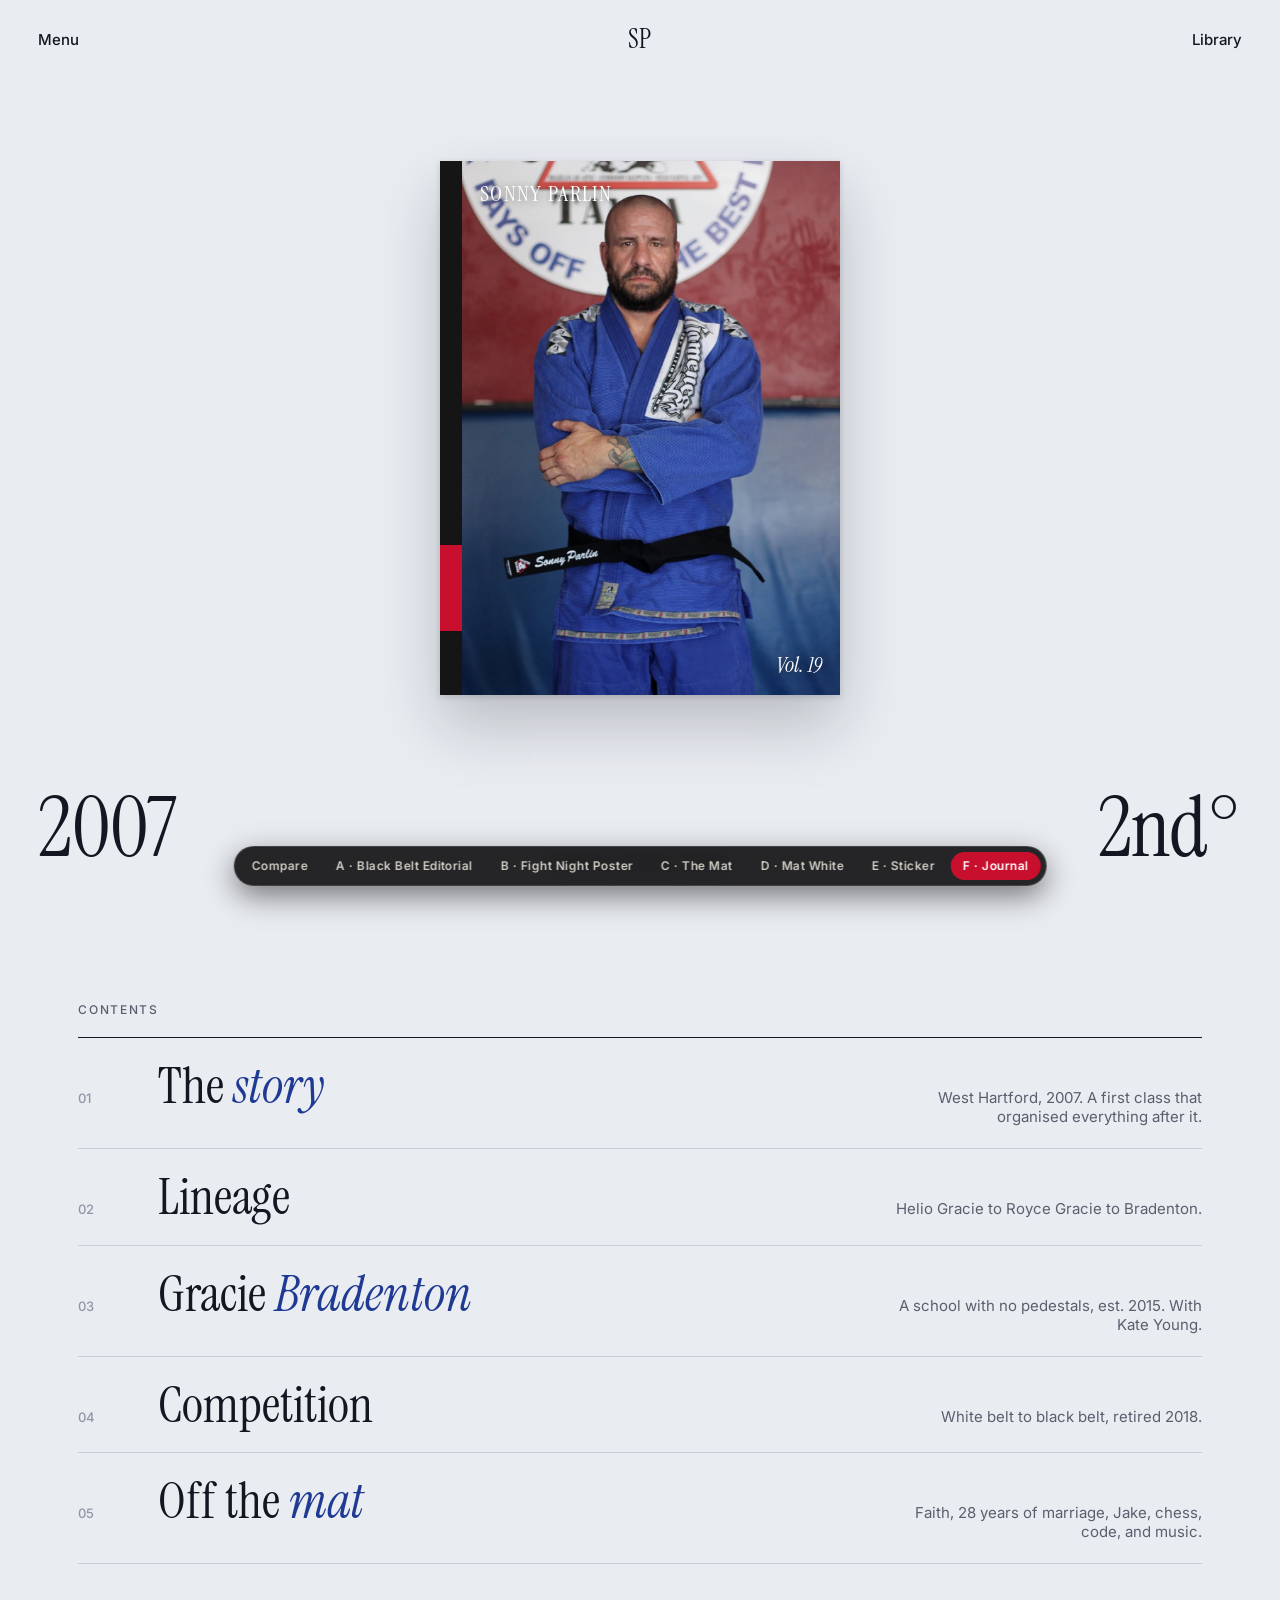
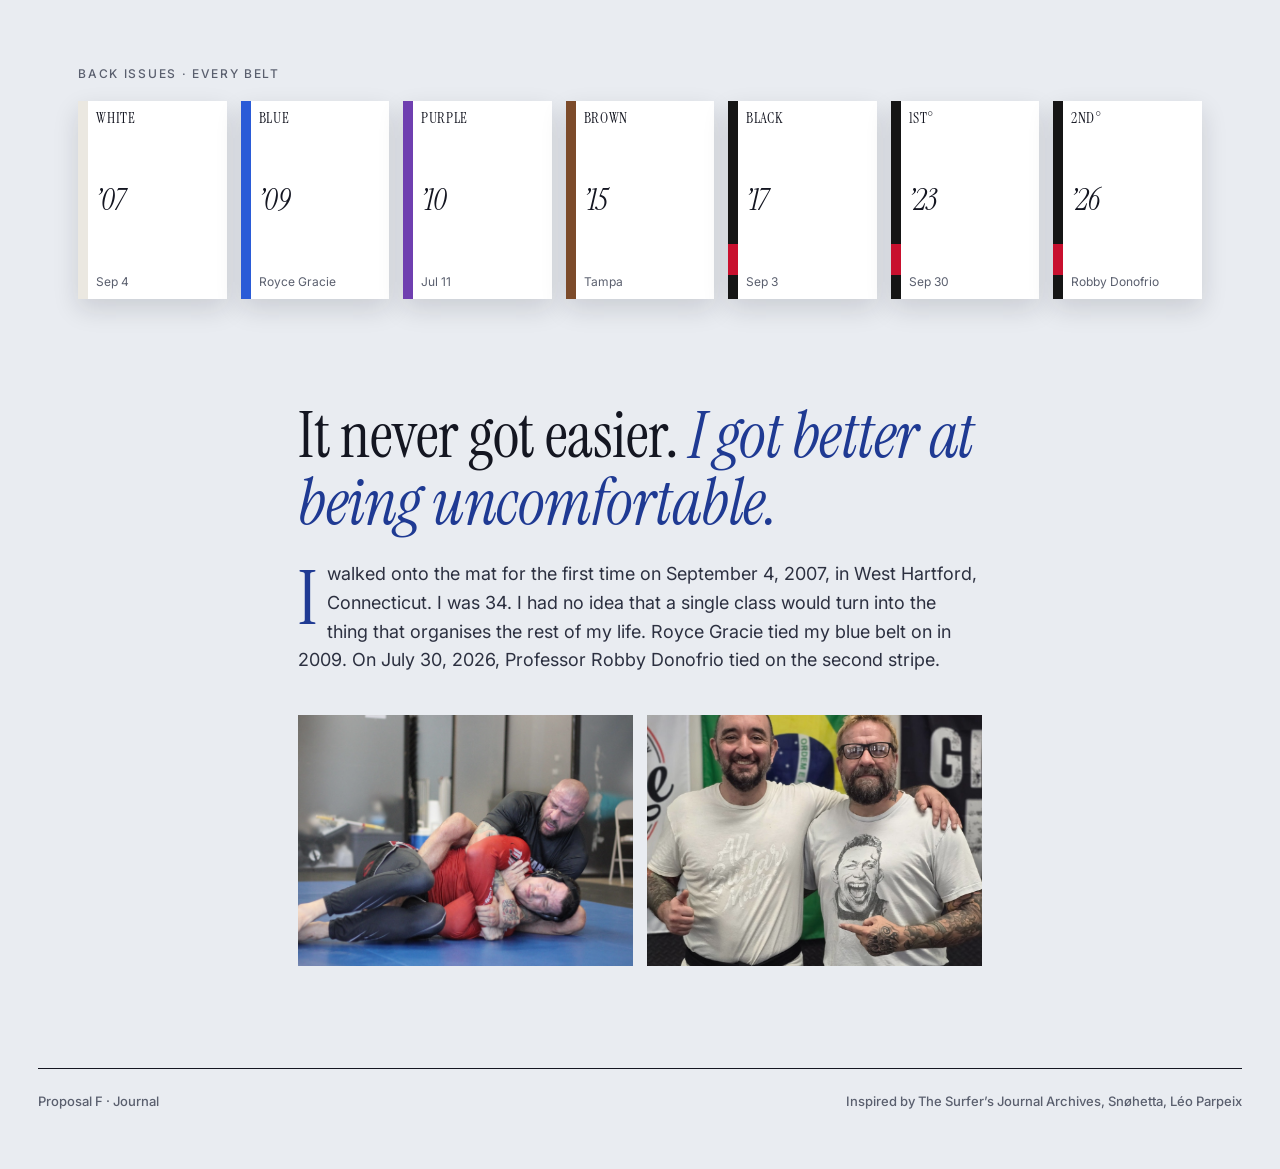
<file: proposals/f-journal.html>
<!DOCTYPE html>
<html lang="en">
<head>
<meta charset="UTF-8">
<meta name="viewport" content="width=device-width, initial-scale=1.0">
<title>Proposal F · Journal</title>
<link href="https://fonts.googleapis.com/css2?family=Instrument+Serif:ital@0;1&family=Inter:wght@400;500&display=swap" rel="stylesheet">
<style>
:root{--bg:#e9ecf1;--bg2:#dfe3ea;--ink:#141621;--ink2:#5a5f6e;--ink3:#9096a6;--line:#c9ceda;--accent:#1f3a93;--serif:"Instrument Serif",Georgia,serif;--body:Inter,system-ui,sans-serif}
*{box-sizing:border-box}html{scroll-behavior:smooth}
body{margin:0;background:var(--bg);color:var(--ink);font:400 16px/1.6 var(--body);overflow-x:hidden}
img{display:block;max-width:100%}
a{color:inherit}
.nav{position:fixed;top:0;left:0;right:0;z-index:30;display:grid;grid-template-columns:1fr auto 1fr;align-items:center;padding:22px clamp(16px,3vw,40px);font:500 15px var(--body)}
.nav a{text-decoration:none}
.nav .mark{font:400 26px var(--serif);letter-spacing:.02em;text-align:center}
.nav .r{text-align:right}

/* hero: one cover object */
.hero{min-height:100vh;display:grid;grid-template-rows:1fr auto;padding:90px clamp(16px,3vw,40px) 30px}
.cover-wrap{display:grid;place-items:center}
.cover{position:relative;width:min(78vw,400px);aspect-ratio:3/4;background:#fff;box-shadow:0 30px 60px rgba(20,22,33,.22),0 2px 6px rgba(20,22,33,.15);display:grid;grid-template-columns:22px 1fr;overflow:hidden;transition:transform .5s}
.cover:hover{transform:translateY(-6px) rotate(-.6deg)}
.cover .spine{background:#151515;position:relative}
.cover .spine::after{content:"";position:absolute;left:0;right:0;bottom:12%;height:16%;background:#c8102e}
.cover .spine i{position:absolute;left:0;right:0;bottom:19%;height:2px;background:#fff}
.cover .spine i+i{bottom:23%}
.cover .face{position:relative;min-height:0}
.cover .face img{position:absolute;inset:0;width:100%;height:100%;object-fit:cover;object-position:50% 12%;filter:contrast(1.05) saturate(.9)}
.cover .title{position:absolute;left:18px;right:18px;top:18px;color:#fff;font:400 22px var(--serif);letter-spacing:.06em;text-transform:uppercase;text-shadow:0 1px 8px rgba(0,0,0,.5)}
.cover .vol{position:absolute;right:18px;bottom:16px;color:#fff;font:italic 400 22px var(--serif);text-shadow:0 1px 8px rgba(0,0,0,.5)}
.hero .bar{display:grid;grid-template-columns:1fr auto 1fr;align-items:end;padding-top:20px}
.hero .bar .yr{font:400 clamp(44px,7vw,84px)/1 var(--serif);letter-spacing:-.01em}
.hero .bar .mid{font:500 14px var(--body);color:var(--ink2);border-bottom:1px solid var(--ink);padding-bottom:2px}
.hero .bar .r{text-align:right}

/* chapters list like snøhetta */
.sec{max-width:1200px;margin:0 auto;padding:clamp(60px,8vw,120px) clamp(16px,3vw,40px)}
.kicker{font:500 12px var(--body);letter-spacing:.14em;text-transform:uppercase;color:var(--ink2);margin:0 0 20px}
.list{list-style:none;margin:0;padding:0;border-top:1px solid var(--ink)}
.list li{display:grid;grid-template-columns:60px 1fr auto;align-items:baseline;gap:20px;padding:22px 0;border-bottom:1px solid var(--line);text-decoration:none}
.list li a{text-decoration:none;display:contents}
.list .n{font:500 13px var(--body);color:var(--ink3)}
.list .t{font:400 clamp(30px,4vw,54px)/1 var(--serif)}
.list .t em{color:var(--accent)}
.list .d{font:400 15px var(--body);color:var(--ink2);text-align:right;max-width:320px}
.list li:hover .t{color:var(--accent)}
@media(max-width:640px){.list li{grid-template-columns:40px 1fr}.list .d{display:none}}

/* issues row: belts as covers */
.issues{display:grid;grid-template-columns:repeat(7,1fr);gap:14px}
.iss{aspect-ratio:3/4;background:#fff;box-shadow:0 10px 24px rgba(20,22,33,.14);display:grid;grid-template-columns:10px 1fr;overflow:hidden;position:relative}
.iss .sp{background:var(--c)}
.iss .sp.k{position:relative;background:#151515}
.iss .sp.k::after{content:"";position:absolute;left:0;right:0;bottom:12%;height:16%;background:#c8102e}
.iss .in{padding:10px 8px;display:flex;flex-direction:column;justify-content:space-between}
.iss .in b{font:400 15px/1 var(--serif);letter-spacing:.04em;text-transform:uppercase}
.iss .in span{font:400 12px var(--body);color:var(--ink2)}
.iss .in i{font:italic 400 30px/1 var(--serif);color:var(--ink)}
@media(max-width:820px){.issues{grid-template-columns:repeat(4,1fr)}}
@media(max-width:520px){.issues{grid-template-columns:repeat(2,1fr)}}

/* essay */
.essay{max-width:760px}
.essay h2{font:400 clamp(36px,5vw,64px)/1.05 var(--serif);margin:0 0 24px;letter-spacing:-.01em}
.essay h2 em{color:var(--accent)}
.essay p{font-size:18px;color:#2c3040}
.essay p::first-letter{font:400 4.2em/.8 var(--serif);float:left;margin:8px 10px 0 0;color:var(--accent)}
.spread{display:grid;grid-template-columns:1fr 1fr;gap:14px;margin-top:40px}
.spread img{width:100%;aspect-ratio:4/3;object-fit:cover;filter:saturate(.85)}
@media(max-width:640px){.spread{grid-template-columns:1fr}}

.foot{border-top:1px solid var(--ink);margin:0 clamp(16px,3vw,40px);padding:24px 0 60px;display:flex;justify-content:space-between;flex-wrap:wrap;gap:10px;font:500 13px var(--body);color:var(--ink2)}
</style>
</head>
<body>

<header class="nav"><a href="#">Menu</a><a class="mark" href="#">SP</a><a class="r" href="#">Library</a></header>

<section class="hero">
  <div class="cover-wrap">
    <div class="cover">
      <div class="spine"><i></i><i></i></div>
      <div class="face">
        <img src="../img/portrait-gi-tampa.jpg" alt="">
        <div class="title">Sonny Parlin</div>
        <div class="vol">Vol. 19</div>
      </div>
    </div>
  </div>
  <div class="bar">
    <div class="yr">2007</div>
    <div class="mid">Nineteen volumes (7 belts)</div>
    <div class="yr r">2nd°</div>
  </div>
</section>

<section class="sec">
  <p class="kicker">Contents</p>
  <ul class="list">
    <li><span class="n">01</span><span class="t">The <em>story</em></span><span class="d">West Hartford, 2007. A first class that organised everything after it.</span></li>
    <li><span class="n">02</span><span class="t">Lineage</span><span class="d">Helio Gracie to Royce Gracie to Bradenton.</span></li>
    <li><span class="n">03</span><span class="t">Gracie <em>Bradenton</em></span><span class="d">A school with no pedestals, est. 2015. With Kate Young.</span></li>
    <li><span class="n">04</span><span class="t">Competition</span><span class="d">White belt to black belt, retired 2018.</span></li>
    <li><span class="n">05</span><span class="t">Off the <em>mat</em></span><span class="d">Faith, 28 years of marriage, Jake, chess, code, and music.</span></li>
  </ul>
</section>

<section class="sec" style="padding-top:0">
  <p class="kicker">Back issues · every belt</p>
  <div class="issues">
    <div class="iss"><div class="sp" style="--c:#ebe8e1"></div><div class="in"><b>White</b><i>’07</i><span>Sep 4</span></div></div>
    <div class="iss"><div class="sp" style="--c:#2a5bd7"></div><div class="in"><b>Blue</b><i>’09</i><span>Royce Gracie</span></div></div>
    <div class="iss"><div class="sp" style="--c:#6f3fb0"></div><div class="in"><b>Purple</b><i>’10</i><span>Jul 11</span></div></div>
    <div class="iss"><div class="sp" style="--c:#7c4b2a"></div><div class="in"><b>Brown</b><i>’15</i><span>Tampa</span></div></div>
    <div class="iss"><div class="sp k"></div><div class="in"><b>Black</b><i>’17</i><span>Sep 3</span></div></div>
    <div class="iss"><div class="sp k"></div><div class="in"><b>1st°</b><i>’23</i><span>Sep 30</span></div></div>
    <div class="iss"><div class="sp k"></div><div class="in"><b>2nd°</b><i>’26</i><span>Robby Donofrio</span></div></div>
  </div>
</section>

<section class="sec essay" style="padding-top:0">
  <h2>It never got easier. <em>I got better at being uncomfortable.</em></h2>
  <p>I walked onto the mat for the first time on September 4, 2007, in West Hartford, Connecticut. I was 34. I had no idea that a single class would turn into the thing that organises the rest of my life. Royce Gracie tied my blue belt on in 2009. On July 30, 2026, Professor Robby Donofrio tied on the second stripe.</p>
  <div class="spread"><img src="../img/training-back-control.jpg" alt=""><img src="../img/black-belts.jpg" alt="" style="object-position:50% 20%"></div>
</section>

<div class="foot"><span>Proposal F · Journal</span><span>Inspired by The Surfer’s Journal Archives, Snøhetta, Léo Parpeix</span></div>
<script src="_switcher.js"></script>
</body>
</html>
</file>
